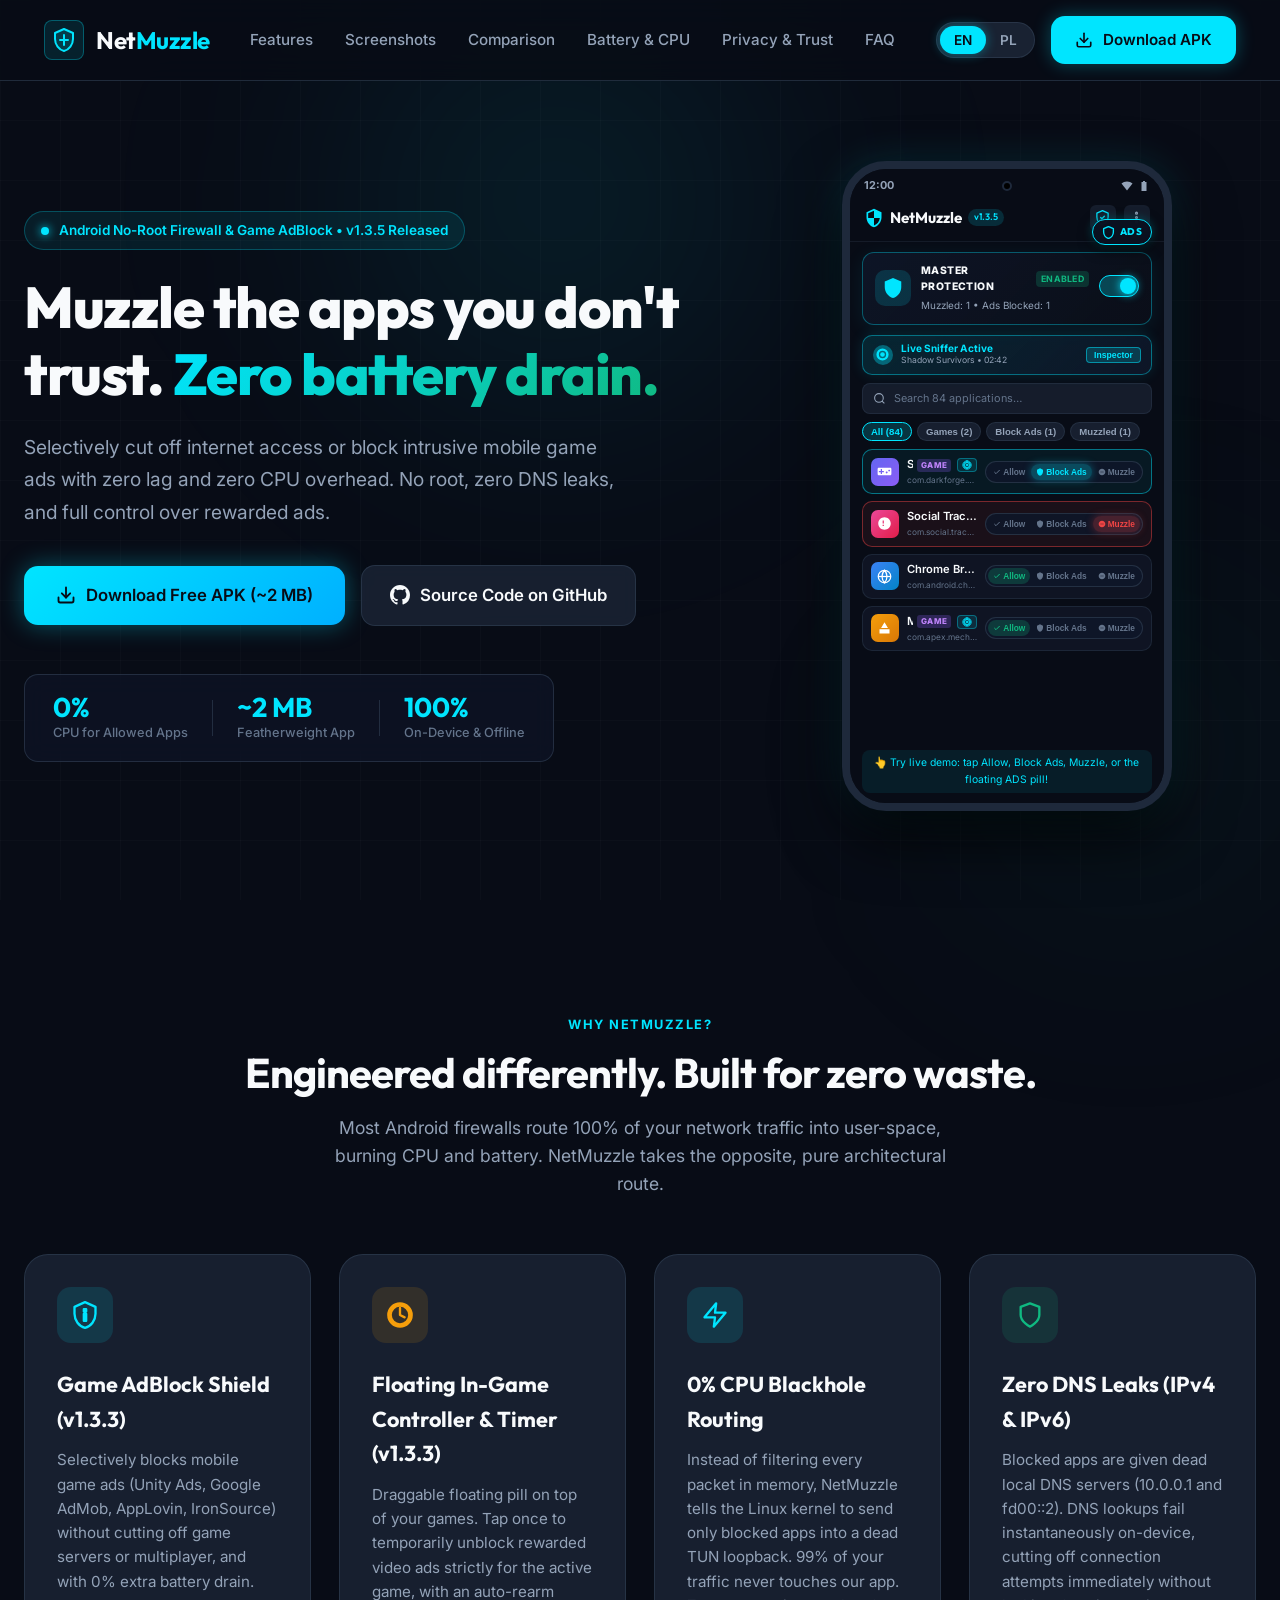
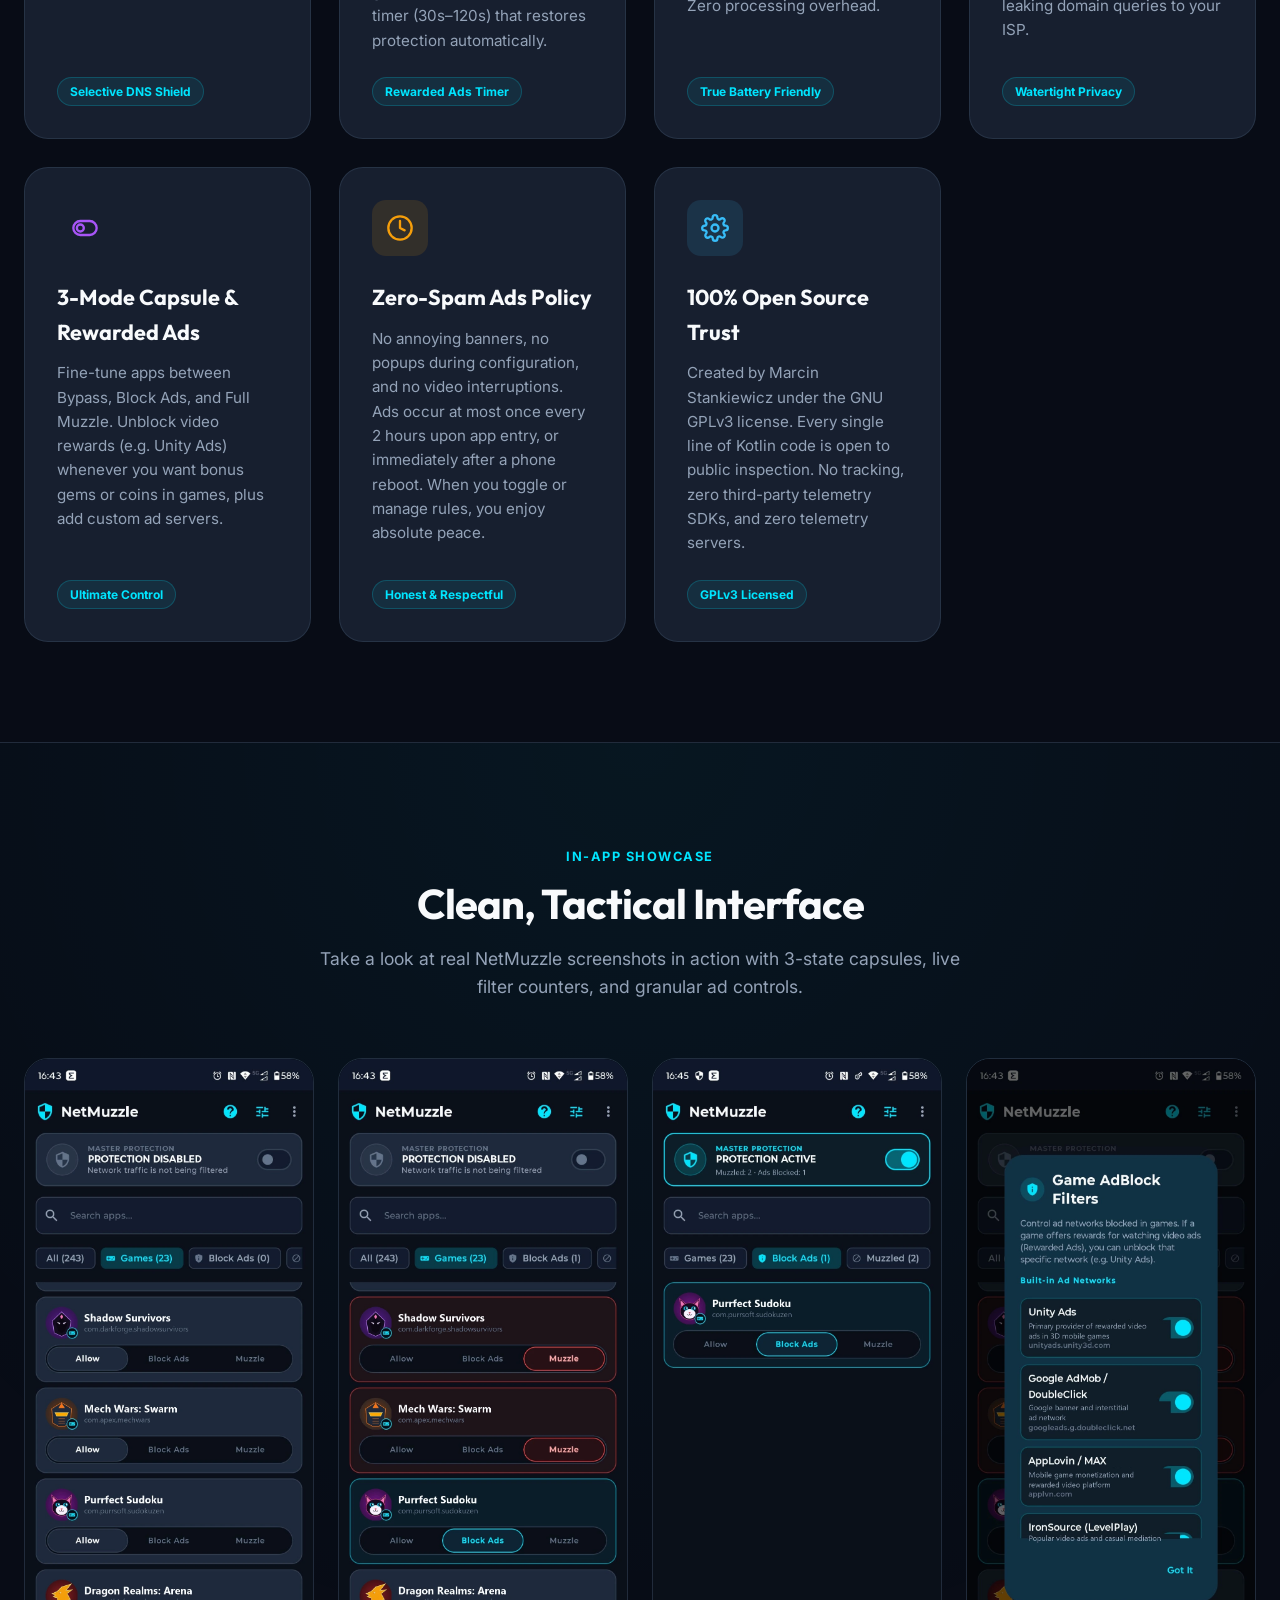
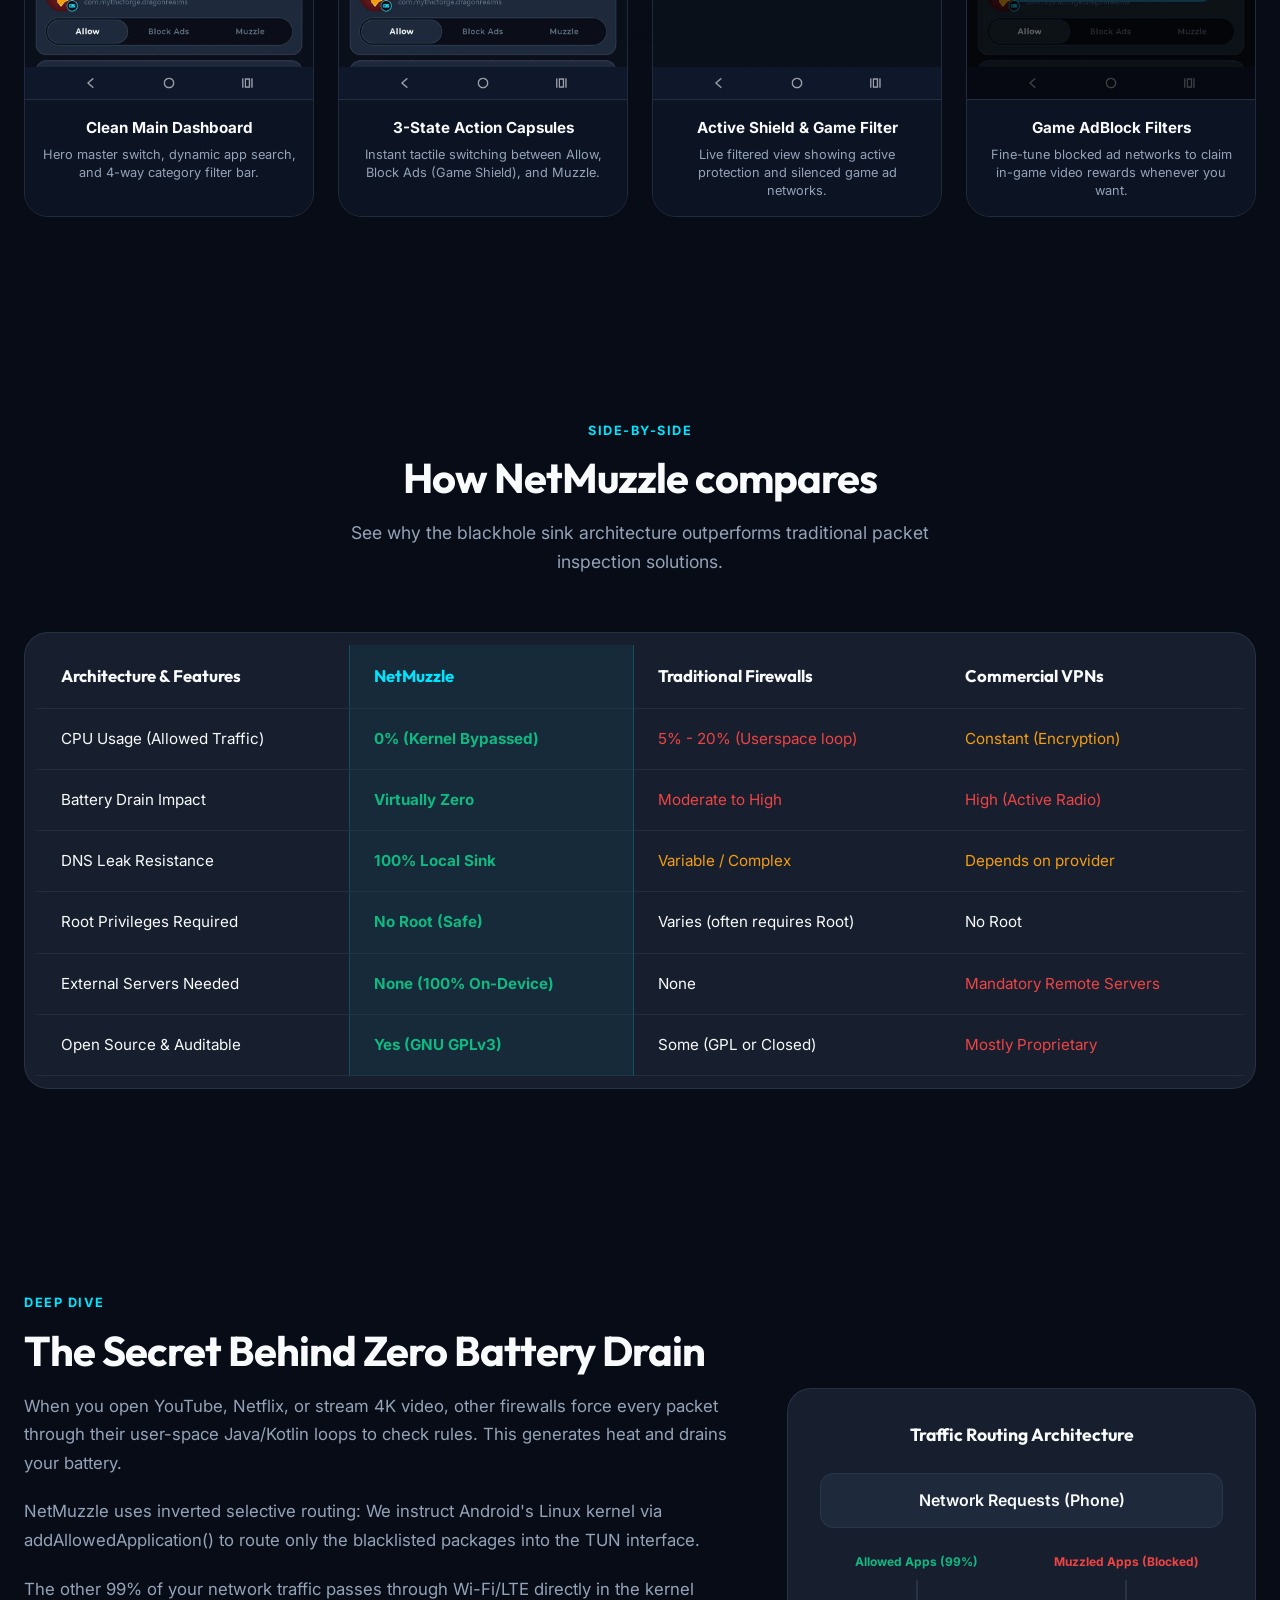
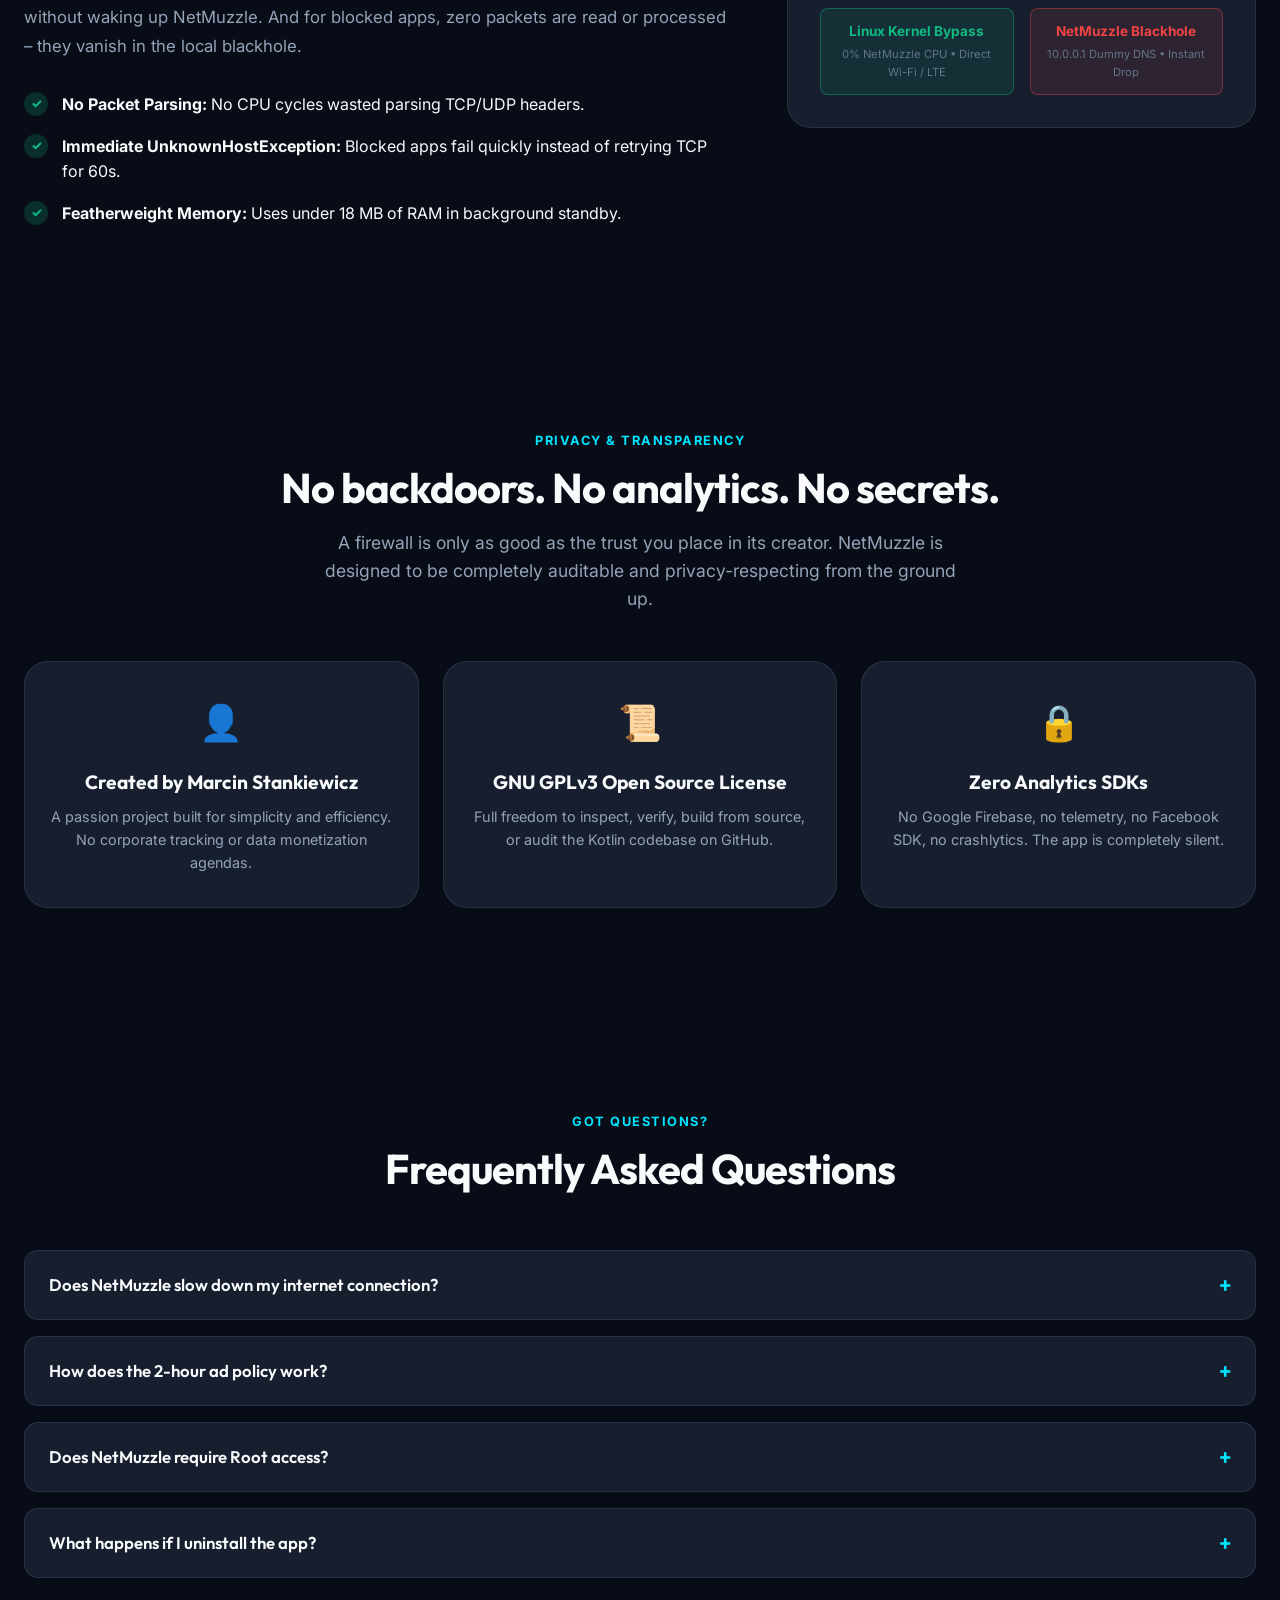
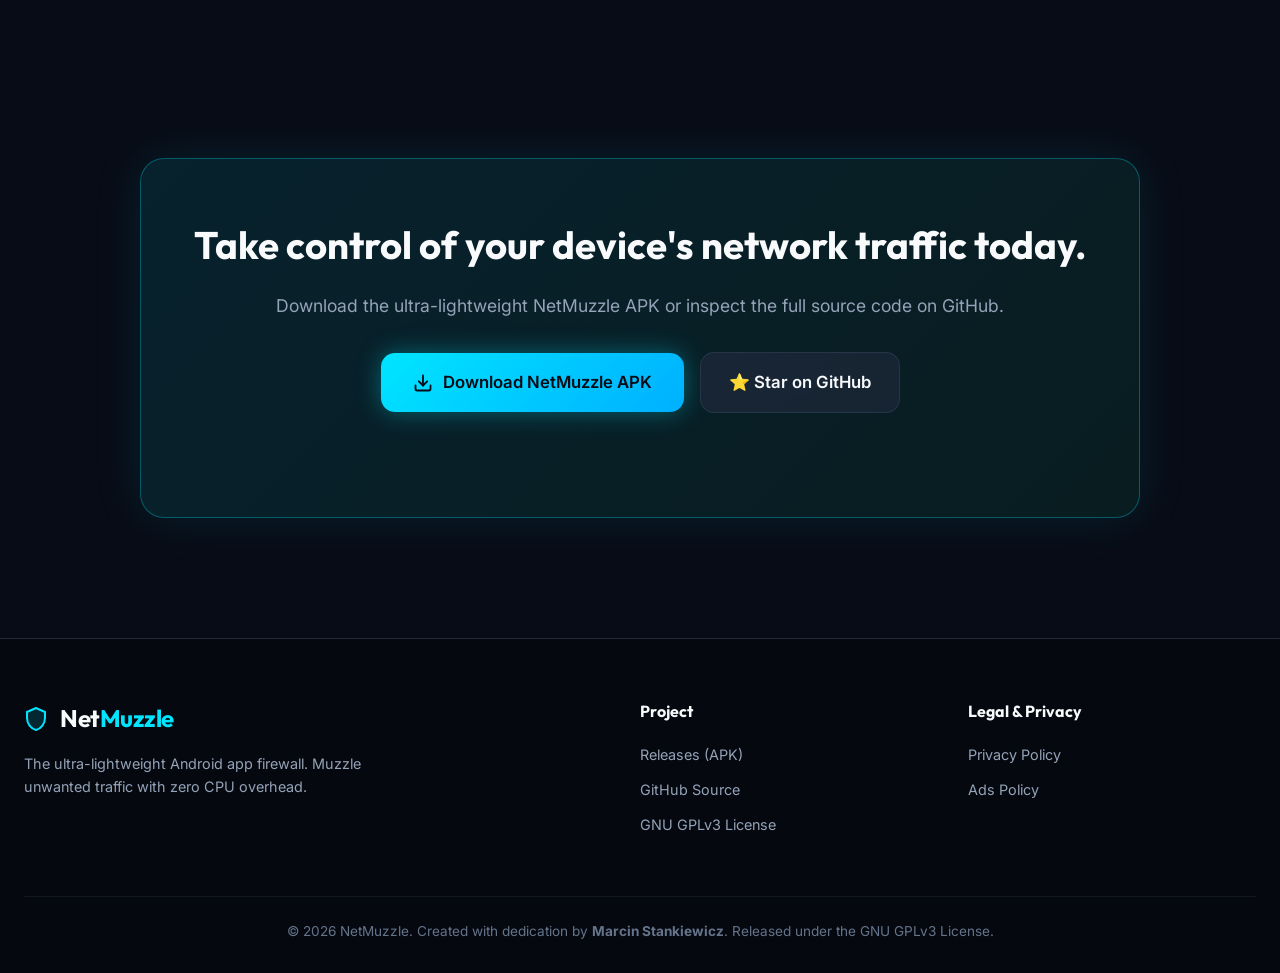
<file: docs/index.html>
<!DOCTYPE html>
<html lang="en">
<head>
    <meta charset="UTF-8">
    <meta name="viewport" content="width=device-width, initial-scale=1.0">
    <title>NetMuzzle - Ultra-Lightweight No-Root Android Firewall</title>
    <meta name="description" content="NetMuzzle is a sleek, ultra-lightweight Android firewall that selectively blocks internet access for chosen apps with zero CPU overhead, zero battery drain, and complete privacy.">
    
    <!-- Google Fonts -->
    <link rel="preconnect" href="https://fonts.googleapis.com">
    <link rel="preconnect" href="https://fonts.gstatic.com" crossorigin>
    <link href="https://fonts.googleapis.com/css2?family=Inter:wght@300;400;500;600;700&family=Outfit:wght@400;500;600;700;800&display=swap" rel="stylesheet">
    
    <link rel="stylesheet" href="style.css">
</head>
<body>
    <!-- Background Glow Elements -->
    <div class="glow-orb orb-1"></div>
    <div class="glow-orb orb-2"></div>
    <div class="grid-overlay"></div>

    <!-- Navigation Header -->
    <header class="navbar">
        <div class="nav-container">
            <a href="#hero" class="brand-logo">
                <div class="logo-icon-box">
                    <svg class="shield-svg" viewBox="0 0 24 24" fill="none" xmlns="http://www.w3.org/2000/svg">
                        <path d="M12 1L3 5V11C3 16.55 6.84 21.74 12 23C17.16 21.74 21 16.55 21 11V5L12 1Z" fill="#00E5FF" fill-opacity="0.15" stroke="#00E5FF" stroke-width="2" stroke-linecap="round" stroke-linejoin="round"/>
                        <path d="M12 7V17M8 12H16" stroke="#00E5FF" stroke-width="2" stroke-linecap="round" stroke-linejoin="round"/>
                    </svg>
                </div>
                <span class="brand-text">Net<span class="accent-text">Muzzle</span></span>
            </a>

            <nav class="nav-links">
                <a href="#features" class="nav-link" data-i18n="nav_features">Features</a>
                <a href="#screenshots" class="nav-link" data-i18n="nav_screenshots">Screenshots</a>
                <a href="#comparison" class="nav-link" data-i18n="nav_comparison">Comparison</a>
                <a href="#performance" class="nav-link" data-i18n="nav_performance">Battery & CPU</a>
                <a href="#privacy" class="nav-link" data-i18n="nav_privacy">Privacy & Trust</a>
                <a href="#faq" class="nav-link" data-i18n="nav_faq">FAQ</a>
            </nav>

            <div class="nav-actions">
                <!-- Language Switcher Pill -->
                <div class="lang-switch-container">
                    <button class="lang-btn active" id="btn-en" onclick="setLanguage('en')">EN</button>
                    <button class="lang-btn" id="btn-pl" onclick="setLanguage('pl')">PL</button>
                </div>

                <a href="https://github.com/mastai-dev/NetMuzzle/releases/download/v1.3.5/NetMuzzle-v1.3.5.apk" class="btn btn-primary nav-cta">
                    <svg width="18" height="18" viewBox="0 0 24 24" fill="none" stroke="currentColor" stroke-width="2.2" stroke-linecap="round" stroke-linejoin="round"><path d="M21 15v4a2 2 0 0 1-2 2H5a2 2 0 0 1-2-2v-4"></path><polyline points="7 10 12 15 17 10"></polyline><line x1="12" y1="15" x2="12" y2="3"></line></svg>
                    <span data-i18n="btn_download">Download APK</span>
                </a>
            </div>
        </div>
    </header>

    <main>
        <!-- Hero Section -->
        <section id="hero" class="hero-section">
            <div class="hero-container">
                <div class="hero-content">
                    <div class="hero-badge">
                        <span class="pulse-dot"></span>
                        <span data-i18n="hero_badge">Android No-Root Firewall & Game AdBlock • v1.3.5 Released</span>
                    </div>

                    <h1 class="hero-title" data-i18n="hero_title">
                        Muzzle the apps you don't trust. <span class="gradient-text">Zero battery drain.</span>
                    </h1>

                    <p class="hero-subtitle" data-i18n="hero_desc">
                        Selectively cut off internet access for chosen apps with our zero-CPU kernel sink. No root, zero DNS leaks, and an incidental once-a-day ad policy that respects your peace of mind.
                    </p>

                    <div class="hero-cta-group">
                        <a href="https://github.com/mastai-dev/NetMuzzle/releases/download/v1.3.5/NetMuzzle-v1.3.5.apk" class="btn btn-glow">
                            <svg width="20" height="20" viewBox="0 0 24 24" fill="none" stroke="currentColor" stroke-width="2.2" stroke-linecap="round" stroke-linejoin="round"><path d="M21 15v4a2 2 0 0 1-2 2H5a2 2 0 0 1-2-2v-4"></path><polyline points="7 10 12 15 17 10"></polyline><line x1="12" y1="15" x2="12" y2="3"></line></svg>
                            <span data-i18n="hero_cta_primary">Download Free APK (~2 MB)</span>
                        </a>
                        <a href="https://github.com/mastai-dev/NetMuzzle" target="_blank" class="btn btn-secondary">
                            <svg width="20" height="20" viewBox="0 0 24 24" fill="currentColor"><path d="M12 0C5.37 0 0 5.37 0 12c0 5.31 3.435 9.795 8.205 11.385.6.105.825-.255.825-.57 0-.285-.015-1.23-.015-2.235-3.015.555-3.795-.735-4.035-1.41-.135-.345-.72-1.41-1.23-1.695-.42-.225-1.02-.78-.015-.795.945-.015 1.62.87 1.845 1.23 1.08 1.815 2.805 1.305 3.495.99.105-.78.42-1.305.765-1.605-2.67-.3-5.46-1.335-5.46-5.925 0-1.305.465-2.385 1.23-3.225-.12-.3-.54-1.53.12-3.18 0 0 1.005-.315 3.3 1.23.96-.27 1.98-.405 3-.405s2.04.135 3 .405c2.295-1.56 3.3-1.23 3.3-1.23.66 1.65.24 2.88.12 3.18.765.84 1.23 1.905 1.23 3.225 0 4.605-2.805 5.625-5.475 5.925.435.375.81 1.095.81 2.22 0 1.605-.015 2.895-.015 3.3 0 .315.225.69.825.57A12.02 12.02 0 0024 12c0-6.63-5.37-12-12-12z"/></svg>
                            <span data-i18n="hero_cta_github">Source Code on GitHub</span>
                        </a>
                    </div>

                    <!-- Highlight Metrics -->
                    <div class="hero-stats">
                        <div class="stat-item">
                            <span class="stat-number">0%</span>
                            <span class="stat-label" data-i18n="stat_cpu">CPU for Allowed Apps</span>
                        </div>
                        <div class="stat-separator"></div>
                        <div class="stat-item">
                            <span class="stat-number">~2 MB</span>
                            <span class="stat-label" data-i18n="stat_size">Featherweight App</span>
                        </div>
                        <div class="stat-separator"></div>
                        <div class="stat-item">
                            <span class="stat-number">100%</span>
                            <span class="stat-label" data-i18n="stat_offline">On-Device & Offline</span>
                        </div>
                    </div>
                </div>

                <!-- Interactive App Preview Mockup -->
                <div class="hero-preview-wrapper">
                    <div class="phone-device-frame">
                        <div class="phone-screen">
                            <!-- Status Bar with camera punch hole -->
                            <div class="mock-status-bar">
                                <span class="mock-status-time">12:00</span>
                                <div class="phone-camera-hole"></div>
                                <div class="mock-status-icons">
                                    <svg width="12" height="12" viewBox="0 0 24 24" fill="currentColor"><path d="M12 3C7.79 3 3.97 4.59 1 7.23L12 21 23 7.23C20.03 4.59 16.21 3 12 3z"/></svg>
                                    <svg width="12" height="12" viewBox="0 0 24 24" fill="currentColor"><path d="M17 4h-3V2h-4v2H7v18h10V4z"/></svg>
                                </div>
                            </div>

                            <!-- In-App Header -->
                            <div class="mock-app-bar">
                                <div class="mock-logo">
                                    <svg width="20" height="20" viewBox="0 0 24 24" fill="#00E5FF"><path d="M12 1L3 5v6c0 5.55 3.84 10.74 9 12 5.16-1.26 9-6.45 9-12V5L12 1zM12 11.99h7c-0.53 4.12-3.28 7.79-7 8.94V12H5V6.3l7-3.11v8.8z"/></svg>
                                    <span>NetMuzzle</span>
                                    <span class="mock-version-pill">v1.3.5</span>
                                </div>
                                <div class="mock-app-bar-actions">
                                    <div class="mock-icon-btn" title="Traffic Inspector & AdBlock" onclick="openMockInspector(1)">
                                        <svg width="15" height="15" viewBox="0 0 24 24" fill="none" stroke="#00E5FF" stroke-width="2" stroke-linecap="round" stroke-linejoin="round"><path d="M12 1L3 5v6c0 5.55 3.84 10.74 9 12 5.16-1.26 9-6.45 9-12V5L12 1z"/><path d="M9 12l2 2 4-4"/></svg>
                                    </div>
                                    <div class="mock-icon-btn">
                                        <svg width="15" height="15" viewBox="0 0 24 24" fill="none" stroke="#94A3B8" stroke-width="2"><circle cx="12" cy="12" r="1.5"/><circle cx="12" cy="5" r="1.5"/><circle cx="12" cy="19" r="1.5"/></svg>
                                    </div>
                                </div>
                            </div>

                            <!-- Interactive Simulated Floating In-Game Controller (New in v1.3.3) -->
                            <div class="mock-floating-widget" id="mock-floating-widget" onclick="toggleMockFloatingWidget()" title="Click to test in-game rewarded ad bypass!">
                                <div class="mock-floating-icon">
                                    <svg width="13" height="13" viewBox="0 0 24 24" fill="none" stroke="currentColor" stroke-width="2.5" stroke-linecap="round" stroke-linejoin="round">
                                        <path d="M12 1L3 5v6c0 5.55 3.84 10.74 9 12 5.16-1.26 9-6.45 9-12V5L12 1z"/>
                                    </svg>
                                </div>
                                <span class="mock-floating-text" id="mock-floating-text">ADS</span>
                            </div>

                            <!-- In-App Master Protection Hero Card -->
                            <div class="mock-hero-card" id="mock-hero-card">
                                <div class="mock-hero-icon-box">
                                    <svg width="22" height="22" viewBox="0 0 24 24" fill="currentColor"><path d="M12 1L3 5v6c0 5.55 3.84 10.74 9 12 5.16-1.26 9-6.45 9-12V5L12 1z"/></svg>
                                </div>
                                <div class="mock-hero-info">
                                    <div class="mock-hero-top-row">
                                        <span class="mock-hero-label" data-i18n="mock_master_title">MASTER PROTECTION</span>
                                        <span class="mock-hero-status-badge" id="mock-hero-status-badge">ENABLED</span>
                                    </div>
                                    <div class="mock-hero-subtitle" id="mock-hero-subtitle">Muzzled: 1 • Ads Blocked: 1</div>
                                </div>
                                <div class="mock-hero-switch-box">
                                    <label class="toggle-switch">
                                        <input type="checkbox" id="mock-master-toggle" checked onchange="toggleMockMaster()">
                                        <span class="toggle-slider"></span>
                                    </label>
                                </div>
                            </div>

                            <!-- In-App Live Sniffer Banner (v1.3.2) -->
                            <div class="mock-sniffer-banner" id="mock-sniffer-banner" onclick="openMockInspector(1)" title="Click to open Traffic & Ad Inspector">
                                <div class="mock-sniffer-beacon">
                                    <span class="mock-beacon-ping"></span>
                                    <svg width="13" height="13" viewBox="0 0 24 24" fill="none" stroke="#00E5FF" stroke-width="2.5" stroke-linecap="round" stroke-linejoin="round">
                                        <path d="M12 2a10 10 0 1 0 10 10A10 10 0 0 0 12 2zm0 18a8 8 0 1 1 8-8 8 8 0 0 1-8 8z"/>
                                        <circle cx="12" cy="12" r="3" fill="#00E5FF"/>
                                    </svg>
                                </div>
                                <div class="mock-sniffer-info">
                                    <div class="mock-sniffer-title" data-i18n="mock_sniffer_title">Aktywne nasłuchiwanie</div>
                                    <div class="mock-sniffer-timer" id="mock-sniffer-timer">Shadow Survivors • 02:45</div>
                                </div>
                                <button class="mock-sniffer-btn" data-i18n="mock_sniffer_btn" onclick="event.stopPropagation(); openMockInspector(1)">Inspektor</button>
                            </div>

                            <!-- In-App Search Bar -->
                            <div class="mock-search">
                                <svg width="13" height="13" viewBox="0 0 24 24" fill="none" stroke="#94A3B8" stroke-width="2"><circle cx="11" cy="11" r="8"></circle><line x1="21" y1="21" x2="16.65" y2="16.65"></line></svg>
                                <span class="mock-search-txt" data-i18n="mock_search">Search 84 applications…</span>
                            </div>

                            <!-- In-App Filter Chips Bar (v1.3.2 4-Way Bar) -->
                            <div class="mock-chips-bar" id="mock-chips-bar">
                                <button class="mock-chip active" id="chip-all" onclick="setMockFilter('all')">All (84)</button>
                                <button class="mock-chip" id="chip-games" onclick="setMockFilter('games')">Games (2)</button>
                                <button class="mock-chip" id="chip-ads" onclick="setMockFilter('ads')">Block Ads (1)</button>
                                <button class="mock-chip" id="chip-muzzled" onclick="setMockFilter('muzzled')">Muzzled (1)</button>
                            </div>

                            <!-- In-App App List with 3-State Capsules (Rendered dynamically) -->
                            <div class="mock-app-list" id="mock-app-list">
                                <!-- Dynamic JS render -->
                            </div>

                            <!-- In-App Interactive Hint -->
                            <div class="mock-interactive-hint" data-i18n="mock_try_hint">
                                👆 Try live demo: tap Allow, Block Ads, Muzzle or 📡 Radar Inspector!
                            </div>

                            <!-- In-App Traffic & Ad Inspector Dialog (Simulated) -->
                            <div class="mock-inspector-modal" id="mock-inspector-modal" style="display: none;">
                                <div class="mock-modal-header">
                                    <div class="mock-modal-title-box">
                                        <div class="mock-modal-icon">
                                            <svg width="16" height="16" viewBox="0 0 24 24" fill="none" stroke="#00E5FF" stroke-width="2.2" stroke-linecap="round" stroke-linejoin="round">
                                                <path d="M12 2a10 10 0 1 0 10 10A10 10 0 0 0 12 2zm0 18a8 8 0 1 1 8-8 8 8 0 0 1-8 8z"/>
                                                <path d="M12 6a6 6 0 1 0 6 6 6 6 0 0 0-6-6z"/>
                                                <circle cx="12" cy="12" r="2" fill="#00E5FF"/>
                                            </svg>
                                        </div>
                                        <div>
                                            <div class="mock-modal-title" data-i18n="mock_inspector_title">Inspektor Ruchu</div>
                                            <div class="mock-modal-subtitle">Shadow Survivors (Live DNS)</div>
                                        </div>
                                    </div>
                                    <button class="mock-modal-close" onclick="closeMockInspector()" title="Close">✕</button>
                                </div>

                                <div class="mock-modal-status-bar">
                                    <div class="mock-modal-pulse-dot"></div>
                                    <span class="mock-modal-status-text" id="mock-modal-timer">Auto-stop: 02:45</span>
                                    <span class="mock-modal-counter-badge" id="mock-modal-counter">4 domeny • 2 zablokowane</span>
                                </div>

                                <div class="mock-modal-domain-list" id="mock-modal-domain-list">
                                    <!-- Dynamic Domains Render -->
                                </div>

                                <div class="mock-modal-footer">
                                    <button class="mock-modal-btn-clear" onclick="clearMockDomains()" data-i18n="mock_inspector_clear">Wyczyść log</button>
                                    <button class="mock-modal-btn-done" onclick="closeMockInspector()" data-i18n="mock_inspector_close">Zamknij</button>
                                </div>
                            </div>
                        </div>
                    </div>
                </div>
            </div>
        </section>

        <!-- Feature Pillars -->
        <section id="features" class="section">
            <div class="section-container">
                <div class="section-header text-center">
                    <span class="section-badge" data-i18n="badge_why">Why NetMuzzle?</span>
                    <h2 class="section-title" data-i18n="features_title">Engineered differently. Built for zero waste.</h2>
                    <p class="section-subtitle" data-i18n="features_subtitle">
                        Most Android firewalls route 100% of your network traffic into user-space, burning CPU and battery. NetMuzzle takes the opposite, pure architectural route.
                    </p>
                </div>

                <div class="features-grid">
                    <!-- Feature Card 0: Game AdBlock Shield -->
                    <div class="feature-card">
                        <div class="card-icon cyan-glow">
                            <svg width="28" height="28" viewBox="0 0 24 24" fill="none" stroke="#00E5FF" stroke-width="2" stroke-linecap="round" stroke-linejoin="round"><path d="M12 1L3 5v6c0 5.55 3.84 10.74 9 12 5.16-1.26 9-6.45 9-12V5L12 1z"></path><path d="M11 7h2v2h-2zM11 11h2v6h-2z"></path></svg>
                        </div>
                        <h3 class="card-title" data-i18n="f0_title">Game AdBlock Shield (v1.3.3)</h3>
                        <p class="card-desc" data-i18n="f0_desc">
                            Selectively blocks mobile game ads (Unity Ads, Google AdMob, AppLovin, IronSource) without cutting off game servers or multiplayer, and with 0% extra battery drain.
                        </p>
                        <div class="card-tag" data-i18n="f0_tag">Selective DNS Shield</div>
                    </div>

                    <!-- Feature Card: Floating In-Game Controller & Timer -->
                    <div class="feature-card">
                        <div class="card-icon amber-glow">
                            <svg width="28" height="28" viewBox="0 0 24 24" fill="none" stroke="#F59E0B" stroke-width="2" stroke-linecap="round" stroke-linejoin="round"><path d="M12 2a10 10 0 0 0-10 10c0 5.52 4.48 10 10 10s10-4.48 10-10A10 10 0 0 0 12 2zm0 18a8 8 0 1 1 8-8 8 8 0 0 1-8 8z"/><path d="M12 6v6l4 2"/></svg>
                        </div>
                        <h3 class="card-title" data-i18n="ffloat_title">Floating In-Game Controller &amp; Timer (v1.3.3)</h3>
                        <p class="card-desc" data-i18n="ffloat_desc">
                            Draggable floating pill on top of your games. Tap once to temporarily unblock rewarded video ads strictly for the active game, with an auto-rearm timer (30s–120s) that restores protection automatically.
                        </p>
                        <div class="card-tag" data-i18n="ffloat_tag">Rewarded Ads Timer</div>
                    </div>

                    <!-- Feature Card 1 -->
                    <div class="feature-card">
                        <div class="card-icon cyan-glow">
                            <svg width="28" height="28" viewBox="0 0 24 24" fill="none" stroke="#00E5FF" stroke-width="2" stroke-linecap="round" stroke-linejoin="round"><path d="M13 2L3 14h9l-1 8 10-12h-9l1-8z"></path></svg>
                        </div>
                        <h3 class="card-title" data-i18n="f1_title">0% CPU Blackhole Routing</h3>
                        <p class="card-desc" data-i18n="f1_desc">
                            Instead of filtering every packet in memory, NetMuzzle tells the Linux kernel to send <em>only</em> blocked apps into a dead TUN loopback. 99% of your traffic never touches our app. Zero processing overhead.
                        </p>
                        <div class="card-tag" data-i18n="f1_tag">True Battery Friendly</div>
                    </div>

                    <!-- Feature Card 2 -->
                    <div class="feature-card">
                        <div class="card-icon green-glow">
                            <svg width="28" height="28" viewBox="0 0 24 24" fill="none" stroke="#10B981" stroke-width="2" stroke-linecap="round" stroke-linejoin="round"><path d="M12 22s8-4 8-10V5l-8-3-8 3v7c0 6 8 10 8 10z"></path></svg>
                        </div>
                        <h3 class="card-title" data-i18n="f2_title">Zero DNS Leaks (IPv4 & IPv6)</h3>
                        <p class="card-desc" data-i18n="f2_desc">
                            Blocked apps are given dead local DNS servers (<code>10.0.0.1</code> and <code>fd00::2</code>). DNS lookups fail instantaneously on-device, cutting off connection attempts immediately without leaking domain queries to your ISP.
                        </p>
                        <div class="card-tag" data-i18n="f2_tag">Watertight Privacy</div>
                    </div>

                    <!-- Feature Card 5: 3-State Capsule & Rewarded Ads -->
                    <div class="feature-card">
                        <div class="card-icon purple-glow">
                            <svg width="28" height="28" viewBox="0 0 24 24" fill="none" stroke="#A855F7" stroke-width="2" stroke-linecap="round" stroke-linejoin="round"><rect x="2" y="6" width="20" height="12" rx="6"></rect><circle cx="8" cy="12" r="3"></circle></svg>
                        </div>
                        <h3 class="card-title" data-i18n="f5_title">3-Mode Capsule &amp; Rewarded Ads</h3>
                        <p class="card-desc" data-i18n="f5_desc">
                            Fine-tune apps between Bypass, Block Ads, and Full Muzzle. Unblock video rewards (e.g. Unity Ads) whenever you want bonus gems or coins in games, plus add custom ad servers.
                        </p>
                        <div class="card-tag" data-i18n="f5_tag">Ultimate Control</div>
                    </div>

                    <!-- Feature Card 3 -->
                    <div class="feature-card">
                        <div class="card-icon amber-glow">
                            <svg width="28" height="28" viewBox="0 0 24 24" fill="none" stroke="#F59E0B" stroke-width="2" stroke-linecap="round" stroke-linejoin="round"><circle cx="12" cy="12" r="10"></circle><polyline points="12 6 12 12 16 14"></polyline></svg>
                        </div>
                        <h3 class="card-title" data-i18n="f3_title">Zero-Spam Ads Policy</h3>
                        <p class="card-desc" data-i18n="f3_desc">
                            No annoying banners, no popups during configuration, and no video interruptions. Ads occur at most <strong>once every 2 hours</strong> or immediately after a phone reboot. When you toggle or manage rules, you enjoy absolute peace.
                        </p>
                        <div class="card-tag" data-i18n="f3_tag">Honest & Respectful</div>
                    </div>

                    <!-- Feature Card 4 -->
                    <div class="feature-card">
                        <div class="card-icon blue-glow">
                            <svg width="28" height="28" viewBox="0 0 24 24" fill="none" stroke="#38BDF8" stroke-width="2" stroke-linecap="round" stroke-linejoin="round"><circle cx="12" cy="12" r="3"></circle><path d="M19.4 15a1.65 1.65 0 0 0 .33 1.82l.06.06a2 2 0 0 1 0 2.83 2 2 0 0 1-2.83 0l-.06-.06a1.65 1.65 0 0 0-1.82-.33 1.65 1.65 0 0 0-1 1.51V21a2 2 0 0 1-2 2 2 2 0 0 1-2-2v-.09A1.65 1.65 0 0 0 9 19.4a1.65 1.65 0 0 0-1.82.33l-.06.06a2 2 0 0 1-2.83 0 2 2 0 0 1 0-2.83l.06-.06a1.65 1.65 0 0 0 .33-1.82 1.65 1.65 0 0 0-1.51-1H3a2 2 0 0 1-2-2 2 2 0 0 1 2-2h.09A1.65 1.65 0 0 0 4.6 9a1.65 1.65 0 0 0-.33-1.82l-.06-.06a2 2 0 0 1 0-2.83 2 2 0 0 1 2.83 0l.06.06a1.65 1.65 0 0 0 1.82.33H9a1.65 1.65 0 0 0 1-1.51V3a2 2 0 0 1 2-2 2 2 0 0 1 2 2v.09a1.65 1.65 0 0 0 1 1.51 1.65 1.65 0 0 0 1.82-.33l.06-.06a2 2 0 0 1 2.83 0 2 2 0 0 1 0 2.83l-.06.06a1.65 1.65 0 0 0-.33 1.82V9a1.65 1.65 0 0 0 1.51 1H21a2 2 0 0 1 2 2 2 2 0 0 1-2 2h-.09a1.65 1.65 0 0 0-1.51 1z"></path></svg>
                        </div>
                        <h3 class="card-title" data-i18n="f4_title">100% Open Source Trust</h3>
                        <p class="card-desc" data-i18n="f4_desc">
                            Created by <strong>Marcin Stankiewicz</strong> under the GNU GPLv3 license. Every single line of Kotlin code is open to public inspection. No tracking, zero third-party telemetry SDKs, and zero telemetry servers.
                        </p>
                        <div class="card-tag" data-i18n="f4_tag">GPLv3 Licensed</div>
                    </div>
                </div>
            </div>
        </section>

        <!-- Screenshots Showcase Section -->
        <section id="screenshots" class="section screenshots-section">
            <div class="section-container">
                <div class="section-header text-center">
                    <span class="section-badge" data-i18n="badge_screenshots">In-App Showcase</span>
                    <h2 class="section-title" data-i18n="screenshots_title">Clean, Tactical Interface</h2>
                    <p class="section-subtitle" data-i18n="screenshots_subtitle">
                        Take a look at real NetMuzzle screenshots in action with 3-state capsules, live filter counters, and granular ad controls.
                    </p>
                </div>

                <div class="screenshots-grid">
                    <div class="screenshot-card">
                        <div class="screenshot-img-wrapper">
                            <picture>
                                <source srcset="screenshots/main_screen.webp" type="image/webp">
                                <img src="screenshots/main_screen.png" alt="NetMuzzle Main Screen" loading="lazy" class="screenshot-img">
                            </picture>
                        </div>
                        <div class="screenshot-caption">
                            <h4 data-i18n="ss1_title">Clean Main Dashboard</h4>
                            <p data-i18n="ss1_desc">Hero master switch, dynamic app search, and 4-way category filter bar.</p>
                        </div>
                    </div>

                    <div class="screenshot-card">
                        <div class="screenshot-img-wrapper">
                            <picture>
                                <source srcset="screenshots/configured_apps.webp" type="image/webp">
                                <img src="screenshots/configured_apps.png" alt="Configured 3-State Capsules" loading="lazy" class="screenshot-img">
                            </picture>
                        </div>
                        <div class="screenshot-caption">
                            <h4 data-i18n="ss2_title">3-State Action Capsules</h4>
                            <p data-i18n="ss2_desc">Instant tactile switching between Allow, Block Ads (Game Shield), and Muzzle.</p>
                        </div>
                    </div>

                    <div class="screenshot-card">
                        <div class="screenshot-img-wrapper">
                            <picture>
                                <source srcset="screenshots/filtered_game.webp" type="image/webp">
                                <img src="screenshots/filtered_game.png" alt="Active Game Shield Filter" loading="lazy" class="screenshot-img">
                            </picture>
                        </div>
                        <div class="screenshot-caption">
                            <h4 data-i18n="ss3_title">Active Shield &amp; Game Filter</h4>
                            <p data-i18n="ss3_desc">Live filtered view showing active protection and silenced game ad networks.</p>
                        </div>
                    </div>

                    <div class="screenshot-card">
                        <div class="screenshot-img-wrapper">
                            <picture>
                                <source srcset="screenshots/game_ads_options.webp" type="image/webp">
                                <img src="screenshots/game_ads_options.png" alt="Game AdBlock Filters Dialog" loading="lazy" class="screenshot-img">
                            </picture>
                        </div>
                        <div class="screenshot-caption">
                            <h4 data-i18n="ss4_title">Game AdBlock Filters</h4>
                            <p data-i18n="ss4_desc">Fine-tune blocked ad networks to claim in-game video rewards whenever you want.</p>
                        </div>
                    </div>
                </div>
            </div>
        </section>

        <!-- Comparison Table Section -->
        <section id="comparison" class="section comparison-section">
            <div class="section-container">
                <div class="section-header text-center">
                    <span class="section-badge" data-i18n="badge_comp">Side-by-Side</span>
                    <h2 class="section-title" data-i18n="comp_title">How NetMuzzle compares</h2>
                    <p class="section-subtitle" data-i18n="comp_subtitle">
                        See why the blackhole sink architecture outperforms traditional packet inspection solutions.
                    </p>
                </div>

                <div class="table-wrapper">
                    <table class="comparison-table">
                        <thead>
                            <tr>
                                <th data-i18n="th_feature">Architecture & Features</th>
                                <th class="col-highlight">NetMuzzle</th>
                                <th data-i18n="th_traditional">Traditional Firewalls</th>
                                <th data-i18n="th_vpn">Commercial VPNs</th>
                            </tr>
                        </thead>
                        <tbody>
                            <tr>
                                <td data-i18n="row_cpu">CPU Usage (Allowed Traffic)</td>
                                <td class="col-highlight text-success"><strong>0% (Kernel Bypassed)</strong></td>
                                <td class="text-danger">5% - 20% (Userspace loop)</td>
                                <td class="text-warning">Constant (Encryption)</td>
                            </tr>
                            <tr>
                                <td data-i18n="row_battery">Battery Drain Impact</td>
                                <td class="col-highlight text-success"><strong>Virtually Zero</strong></td>
                                <td class="text-danger">Moderate to High</td>
                                <td class="text-danger">High (Active Radio)</td>
                            </tr>
                            <tr>
                                <td data-i18n="row_dns">DNS Leak Resistance</td>
                                <td class="col-highlight text-success"><strong>100% Local Sink</strong></td>
                                <td class="text-warning">Variable / Complex</td>
                                <td class="text-warning">Depends on provider</td>
                            </tr>
                            <tr>
                                <td data-i18n="row_root">Root Privileges Required</td>
                                <td class="col-highlight text-success"><strong>No Root (Safe)</strong></td>
                                <td>Varies (often requires Root)</td>
                                <td>No Root</td>
                            </tr>
                            <tr>
                                <td data-i18n="row_servers">External Servers Needed</td>
                                <td class="col-highlight text-success"><strong>None (100% On-Device)</strong></td>
                                <td>None</td>
                                <td class="text-danger">Mandatory Remote Servers</td>
                            </tr>
                            <tr>
                                <td data-i18n="row_open">Open Source & Auditable</td>
                                <td class="col-highlight text-success"><strong>Yes (GNU GPLv3)</strong></td>
                                <td>Some (GPL or Closed)</td>
                                <td class="text-danger">Mostly Proprietary</td>
                            </tr>
                        </tbody>
                    </table>
                </div>
            </div>
        </section>

        <!-- Deep Dive: Battery & CPU -->
        <section id="performance" class="section performance-section">
            <div class="section-container">
                <div class="performance-grid">
                    <div class="performance-text">
                        <span class="section-badge" data-i18n="badge_perf">Deep Dive</span>
                        <h2 class="section-title" data-i18n="perf_title">The Secret Behind Zero Battery Drain</h2>
                        <p class="section-paragraph" data-i18n="perf_p1">
                            When you open YouTube, Netflix, or stream 4K video, other firewalls force every packet through their user-space Java/Kotlin loops to check rules. This generates heat and drains your battery.
                        </p>
                        <p class="section-paragraph" data-i18n="perf_p2">
                            <strong>NetMuzzle uses inverted selective routing:</strong> We instruct Android's Linux kernel via <code>addAllowedApplication()</code> to route <em>only</em> the blacklisted packages into the TUN interface.
                        </p>
                        <p class="section-paragraph" data-i18n="perf_p3">
                            The other 99% of your network traffic passes through Wi-Fi/LTE directly in the kernel without waking up NetMuzzle. And for blocked apps, zero packets are read or processed – they vanish in the local blackhole.
                        </p>

                        <div class="perf-bullets">
                            <div class="perf-bullet">
                                <div class="bullet-check">✓</div>
                                <div><strong data-i18n="bullet_1_title">No Packet Parsing:</strong> <span data-i18n="bullet_1_desc">No CPU cycles wasted parsing TCP/UDP headers.</span></div>
                            </div>
                            <div class="perf-bullet">
                                <div class="bullet-check">✓</div>
                                <div><strong data-i18n="bullet_2_title">Immediate UnknownHostException:</strong> <span data-i18n="bullet_2_desc">Blocked apps fail quickly instead of retrying TCP for 60s.</span></div>
                            </div>
                            <div class="perf-bullet">
                                <div class="bullet-check">✓</div>
                                <div><strong data-i18n="bullet_3_title">Featherweight Memory:</strong> <span data-i18n="bullet_3_desc">Uses under 18 MB of RAM in background standby.</span></div>
                            </div>
                        </div>
                    </div>

                    <div class="performance-diagram-box">
                        <div class="diagram-card">
                            <div class="diagram-header" data-i18n="diag_header">Traffic Routing Architecture</div>
                            
                            <div class="diag-node node-app">
                                <span>Network Requests (Phone)</span>
                            </div>
                            <div class="diag-split">
                                <div class="diag-branch branch-allowed">
                                    <span class="diag-branch-lbl text-success" data-i18n="diag_allowed">Allowed Apps (99%)</span>
                                    <div class="diag-arrow-down"></div>
                                    <div class="diag-box box-kernel">
                                        <strong>Linux Kernel Bypass</strong>
                                        <small>0% NetMuzzle CPU • Direct Wi-Fi / LTE</small>
                                    </div>
                                </div>
                                <div class="diag-branch branch-blocked">
                                    <span class="diag-branch-lbl text-danger" data-i18n="diag_blocked">Muzzled Apps (Blocked)</span>
                                    <div class="diag-arrow-down"></div>
                                    <div class="diag-box box-blackhole">
                                        <strong>NetMuzzle Blackhole</strong>
                                        <small>10.0.0.1 Dummy DNS • Instant Drop</small>
                                    </div>
                                </div>
                            </div>
                        </div>
                    </div>
                </div>
            </div>
        </section>

        <!-- Privacy & Trust Section -->
        <section id="privacy" class="section privacy-section">
            <div class="section-container text-center">
                <span class="section-badge" data-i18n="badge_trust">Privacy & Transparency</span>
                <h2 class="section-title" data-i18n="trust_title">No backdoors. No analytics. No secrets.</h2>
                <p class="section-subtitle max-w-700" data-i18n="trust_subtitle">
                    A firewall is only as good as the trust you place in its creator. NetMuzzle is designed to be completely auditable and privacy-respecting from the ground up.
                </p>

                <div class="trust-grid">
                    <div class="trust-card">
                        <div class="trust-icon">👤</div>
                        <h4 data-i18n="trust_author_title">Created by Marcin Stankiewicz</h4>
                        <p data-i18n="trust_author_desc">A passion project built for simplicity and efficiency. No corporate tracking or data monetization agendas.</p>
                    </div>

                    <div class="trust-card">
                        <div class="trust-icon">📜</div>
                        <h4 data-i18n="trust_license_title">GNU GPLv3 Open Source License</h4>
                        <p data-i18n="trust_license_desc">Full freedom to inspect, verify, build from source, or audit the Kotlin codebase on GitHub.</p>
                    </div>

                    <div class="trust-card">
                        <div class="trust-icon">🔒</div>
                        <h4 data-i18n="trust_offline_title">Zero Analytics SDKs</h4>
                        <p data-i18n="trust_offline_desc">No Google Firebase, no telemetry, no Facebook SDK, no crashlytics. The app is completely silent.</p>
                    </div>
                </div>
            </div>
        </section>

        <!-- FAQ Section -->
        <section id="faq" class="section faq-section">
            <div class="section-container max-w-800">
                <div class="section-header text-center">
                    <span class="section-badge" data-i18n="badge_faq">Got Questions?</span>
                    <h2 class="section-title" data-i18n="faq_title">Frequently Asked Questions</h2>
                </div>

                <div class="faq-accordion">
                    <!-- FAQ 1 -->
                    <div class="faq-item">
                        <button class="faq-question" onclick="toggleFaq(this)">
                            <span data-i18n="faq_1_q">Does NetMuzzle slow down my internet connection?</span>
                            <span class="faq-chevron">+</span>
                        </button>
                        <div class="faq-answer">
                            <p data-i18n="faq_1_a">No, absolutely not. Unblocked applications completely bypass the NetMuzzle VPN interface at the Linux kernel level and communicate directly with your Wi-Fi or cellular network at native hardware speeds.</p>
                        </div>
                    </div>

                    <!-- FAQ 2 -->
                    <div class="faq-item">
                        <button class="faq-question" onclick="toggleFaq(this)">
                            <span data-i18n="faq_2_q">How does the 2-hour ad policy work?</span>
                            <span class="faq-chevron">+</span>
                        </button>
                        <div class="faq-answer">
                            <p data-i18n="faq_2_a">We believe apps should not annoy users. An ad may only appear upon entering the app at most once every 2 hours, or immediately upon your first launch after restarting your device. Subsequent visits or toggles within the 2-hour window will never display ads.</p>
                        </div>
                    </div>

                    <!-- FAQ 3 -->
                    <div class="faq-item">
                        <button class="faq-question" onclick="toggleFaq(this)">
                            <span data-i18n="faq_3_q">Does NetMuzzle require Root access?</span>
                            <span class="faq-chevron">+</span>
                        </button>
                        <div class="faq-answer">
                            <p data-i18n="faq_3_a">No root is needed. NetMuzzle uses Android's official VpnService API to create a local virtual blackhole on your device without modifying system partitions.</p>
                        </div>
                    </div>

                    <!-- FAQ 4 -->
                    <div class="faq-item">
                        <button class="faq-question" onclick="toggleFaq(this)">
                            <span data-i18n="faq_4_q">What happens if I uninstall the app?</span>
                            <span class="faq-chevron">+</span>
                        </button>
                        <div class="faq-answer">
                            <p data-i18n="faq_4_a">When uninstalled, the Android operating system immediately closes the VPN session and clears all app rules. Your network routing returns 100% to factory defaults with zero residual files left on your device.</p>
                        </div>
                    </div>
                </div>
            </div>
        </section>

        <!-- Bottom CTA Banner -->
        <section class="bottom-cta-section">
            <div class="bottom-cta-container">
                <h2 data-i18n="cta_bottom_title">Take control of your device's network traffic today.</h2>
                <p data-i18n="cta_bottom_desc">Download the ultra-lightweight NetMuzzle APK or inspect the full source code on GitHub.</p>
                <div class="hero-cta-group justify-center">
                    <a href="https://github.com/mastai-dev/NetMuzzle/releases/download/v1.3.5/NetMuzzle-v1.3.5.apk" class="btn btn-glow">
                        <svg width="20" height="20" viewBox="0 0 24 24" fill="none" stroke="currentColor" stroke-width="2.2" stroke-linecap="round" stroke-linejoin="round"><path d="M21 15v4a2 2 0 0 1-2 2H5a2 2 0 0 1-2-2v-4"></path><polyline points="7 10 12 15 17 10"></polyline><line x1="12" y1="15" x2="12" y2="3"></line></svg>
                        <span data-i18n="btn_download_now">Download NetMuzzle APK</span>
                    </a>
                    <a href="https://github.com/mastai-dev/NetMuzzle" target="_blank" class="btn btn-secondary">
                        <span data-i18n="btn_star_github">⭐ Star on GitHub</span>
                    </a>
                </div>
            </div>
        </section>
    </main>

    <!-- Footer -->
    <footer class="footer">
        <div class="footer-container">
            <div class="footer-top">
                <div class="footer-brand">
                    <div class="brand-logo">
                        <svg class="shield-svg" width="22" height="22" viewBox="0 0 24 24" fill="none"><path d="M12 1L3 5V11C3 16.55 6.84 21.74 12 23C17.16 21.74 21 16.55 21 11V5L12 1Z" fill="#00E5FF" fill-opacity="0.15" stroke="#00E5FF" stroke-width="2"/></svg>
                        <span class="brand-text">Net<span class="accent-text">Muzzle</span></span>
                    </div>
                    <p class="footer-tagline" data-i18n="footer_tagline">The ultra-lightweight Android app firewall. Muzzle unwanted traffic with zero CPU overhead.</p>
                </div>

                <div class="footer-links-col">
                    <h5 data-i18n="footer_col_project">Project</h5>
                    <a href="https://github.com/mastai-dev/NetMuzzle/releases" target="_blank" data-i18n="footer_releases">Releases (APK)</a>
                    <a href="https://github.com/mastai-dev/NetMuzzle" target="_blank">GitHub Source</a>
                    <a href="https://github.com/mastai-dev/NetMuzzle/blob/main/LICENSE" target="_blank">GNU GPLv3 License</a>
                </div>

                <div class="footer-links-col">
                    <h5 data-i18n="footer_col_legal">Legal & Privacy</h5>
                    <a href="privacy.html" data-i18n="footer_privacy">Privacy Policy</a>
                    <a href="https://github.com/mastai-dev/NetMuzzle/blob/main/MONETIZATION_PLAN.md" target="_blank" data-i18n="footer_ads_policy">Ads Policy</a>
                </div>
            </div>

            <div class="footer-bottom">
                <p>&copy; 2026 NetMuzzle. Created with dedication by <strong>Marcin Stankiewicz</strong>. Released under the GNU GPLv3 License.</p>
            </div>
        </div>
    </footer>

    <script src="script.js"></script>
</body>
</html>
</file>
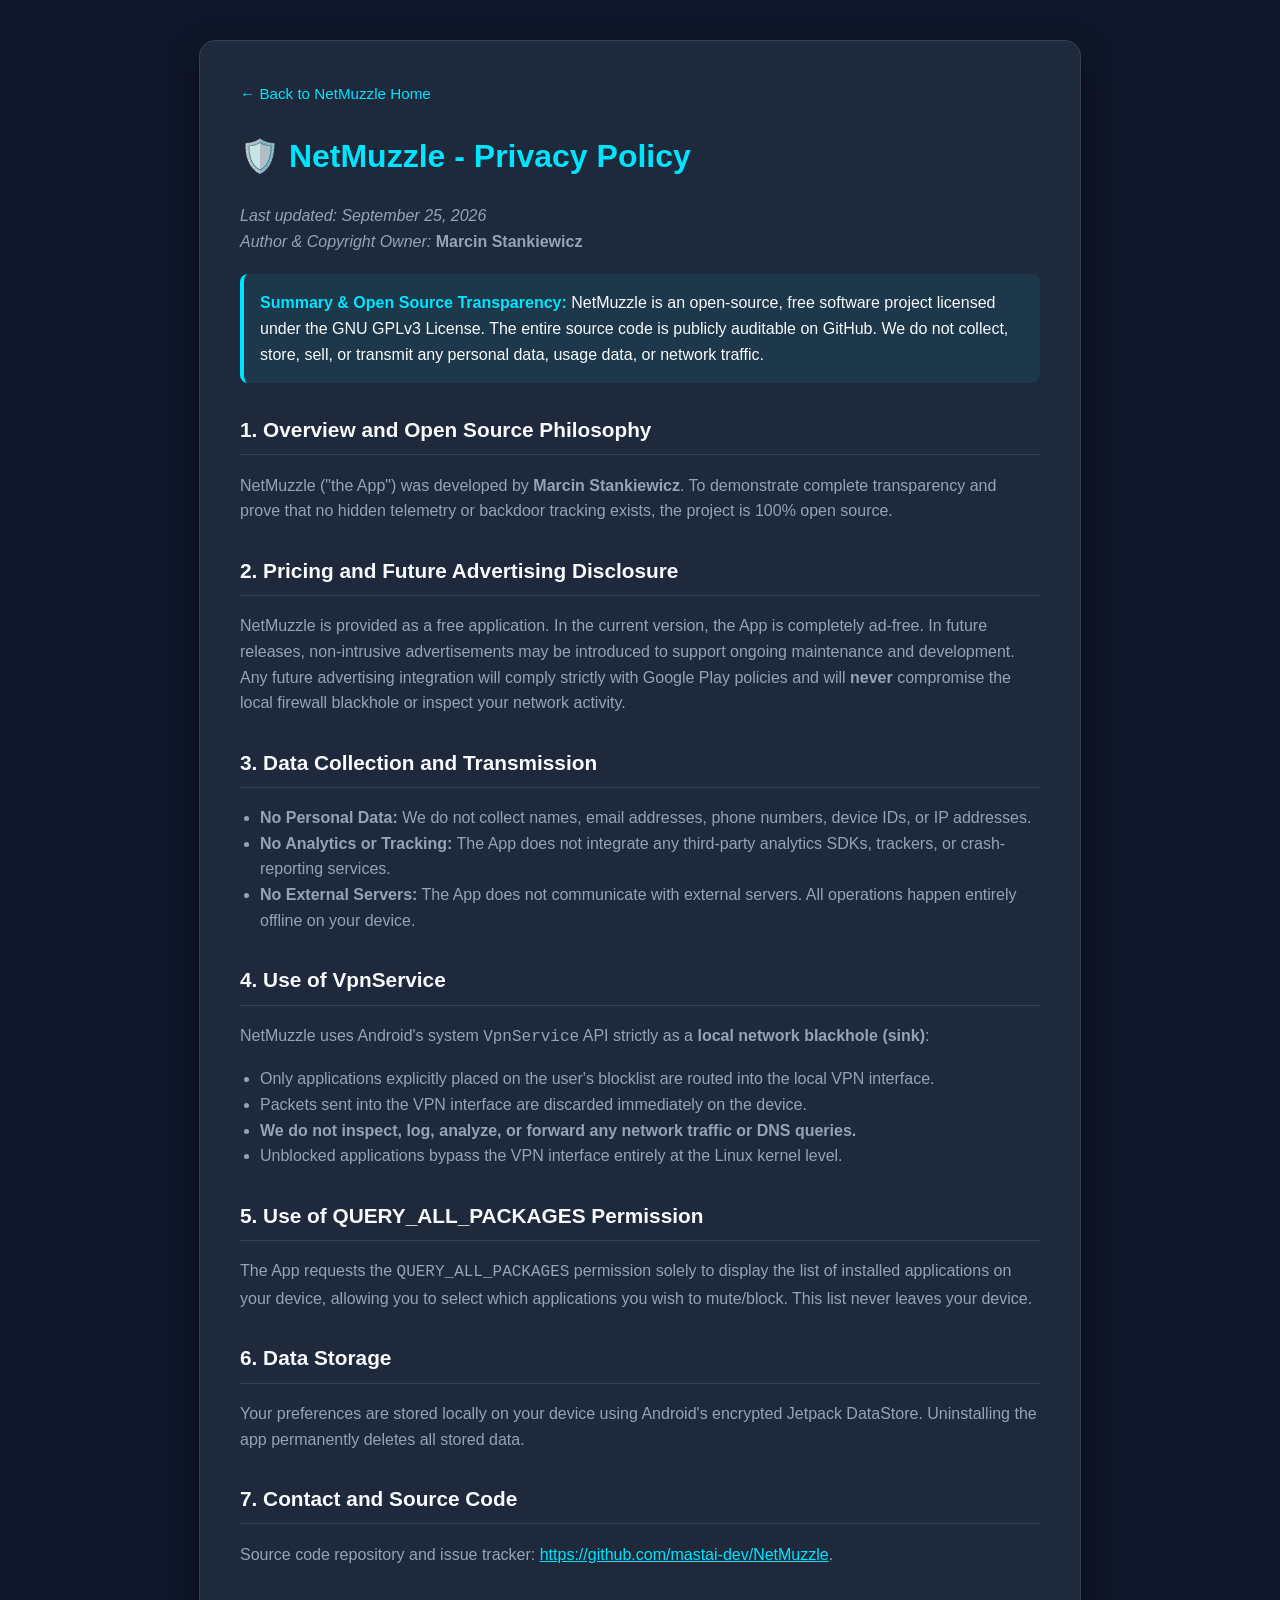
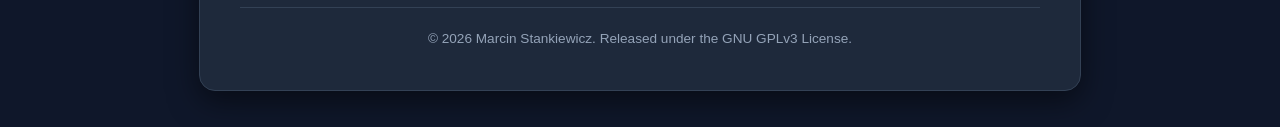
<file: docs/privacy.html>
<!DOCTYPE html>
<html lang="en">
<head>
    <meta charset="UTF-8">
    <meta name="viewport" content="width=device-width, initial-scale=1.0">
    <title>NetMuzzle - Privacy Policy</title>
    <style>
        :root {
            --bg-color: #0f172a;
            --card-bg: #1e293b;
            --text-primary: #f8fafc;
            --text-secondary: #94a3b8;
            --accent: #00e5ff;
            --border: #334155;
        }
        body {
            font-family: -apple-system, BlinkMacSystemFont, "Segoe UI", Roboto, Helvetica, Arial, sans-serif;
            background-color: var(--bg-color);
            color: var(--text-primary);
            margin: 0;
            padding: 40px 20px;
            line-height: 1.6;
        }
        .container {
            max-width: 800px;
            margin: 0 auto;
            background: var(--card-bg);
            padding: 40px;
            border-radius: 16px;
            border: 1px solid var(--border);
            box-shadow: 0 10px 30px rgba(0,0,0,0.5);
        }
        h1 {
            color: var(--accent);
            font-size: 2rem;
            margin-top: 0;
            display: flex;
            align-items: center;
            gap: 12px;
        }
        h2 {
            color: var(--text-primary);
            font-size: 1.3rem;
            margin-top: 30px;
            border-bottom: 1px solid var(--border);
            padding-bottom: 8px;
        }
        p, li {
            color: var(--text-secondary);
            font-size: 1rem;
        }
        ul {
            padding-left: 20px;
        }
        .highlight-box {
            background: rgba(0, 229, 255, 0.08);
            border-left: 4px solid var(--accent);
            padding: 16px;
            border-radius: 8px;
            margin: 20px 0;
        }
        .footer {
            margin-top: 40px;
            font-size: 0.85rem;
            color: var(--text-secondary);
            text-align: center;
            border-top: 1px solid var(--border);
            padding-top: 20px;
        }
    </style>
</head>
<body>
    <div class="container">
        <div style="margin-bottom: 24px;">
            <a href="index.html" style="color: var(--accent); text-decoration: none; font-weight: 500; display: inline-flex; align-items: center; gap: 6px; font-size: 0.95rem;">&larr; Back to NetMuzzle Home</a>
        </div>
        <h1>🛡️ NetMuzzle - Privacy Policy</h1>
        <p><em>Last updated: September 25, 2026</em><br>
        <em>Author & Copyright Owner:</em> <strong>Marcin Stankiewicz</strong></p>

        <div class="highlight-box">
            <strong style="color: var(--accent);">Summary & Open Source Transparency:</strong> NetMuzzle is an open-source, free software project licensed under the GNU GPLv3 License. The entire source code is publicly auditable on GitHub. We do not collect, store, sell, or transmit any personal data, usage data, or network traffic.
        </div>

        <h2>1. Overview and Open Source Philosophy</h2>
        <p>NetMuzzle ("the App") was developed by <strong>Marcin Stankiewicz</strong>. To demonstrate complete transparency and prove that no hidden telemetry or backdoor tracking exists, the project is 100% open source.</p>

        <h2>2. Pricing and Future Advertising Disclosure</h2>
        <p>NetMuzzle is provided as a free application. In the current version, the App is completely ad-free. In future releases, non-intrusive advertisements may be introduced to support ongoing maintenance and development. Any future advertising integration will comply strictly with Google Play policies and will <strong>never</strong> compromise the local firewall blackhole or inspect your network activity.</p>

        <h2>3. Data Collection and Transmission</h2>
        <ul>
            <li><strong>No Personal Data:</strong> We do not collect names, email addresses, phone numbers, device IDs, or IP addresses.</li>
            <li><strong>No Analytics or Tracking:</strong> The App does not integrate any third-party analytics SDKs, trackers, or crash-reporting services.</li>
            <li><strong>No External Servers:</strong> The App does not communicate with external servers. All operations happen entirely offline on your device.</li>
        </ul>

        <h2>4. Use of VpnService</h2>
        <p>NetMuzzle uses Android's system <code>VpnService</code> API strictly as a <strong>local network blackhole (sink)</strong>:</p>
        <ul>
            <li>Only applications explicitly placed on the user's blocklist are routed into the local VPN interface.</li>
            <li>Packets sent into the VPN interface are discarded immediately on the device.</li>
            <li><strong>We do not inspect, log, analyze, or forward any network traffic or DNS queries.</strong></li>
            <li>Unblocked applications bypass the VPN interface entirely at the Linux kernel level.</li>
        </ul>

        <h2>5. Use of QUERY_ALL_PACKAGES Permission</h2>
        <p>The App requests the <code>QUERY_ALL_PACKAGES</code> permission solely to display the list of installed applications on your device, allowing you to select which applications you wish to mute/block. This list never leaves your device.</p>

        <h2>6. Data Storage</h2>
        <p>Your preferences are stored locally on your device using Android's encrypted Jetpack DataStore. Uninstalling the app permanently deletes all stored data.</p>

        <h2>7. Contact and Source Code</h2>
        <p>Source code repository and issue tracker: <a href="https://github.com/mastai-dev/NetMuzzle" style="color: var(--accent);">https://github.com/mastai-dev/NetMuzzle</a>.</p>

        <div class="footer">
            &copy; 2026 Marcin Stankiewicz. Released under the GNU GPLv3 License.
        </div>
    </div>
</body>
</html>
</file>
<file: docs/style.css>
/* ==========================================================================
   NetMuzzle Landing Page - Modern Cyberpunk / Dark Mode Design System
   ========================================================================== */

:root {
    --bg-base: #080c16;
    --bg-surface: #0f172a;
    --bg-card: rgba(30, 41, 59, 0.7);
    --bg-card-hover: rgba(30, 41, 59, 0.95);
    --border-color: rgba(51, 65, 85, 0.6);
    --border-glow: rgba(0, 229, 255, 0.4);

    --primary-cyan: #00E5FF;
    --primary-cyan-hover: #38BDF8;
    --cyan-glow: rgba(0, 229, 255, 0.25);
    
    --status-green: #10B981;
    --status-amber: #F59E0B;
    --status-red: #EF4444;

    --text-primary: #F8FAFC;
    --text-secondary: #94A3B8;
    --text-muted: #64748B;

    --font-heading: 'Outfit', -apple-system, sans-serif;
    --font-body: 'Inter', -apple-system, sans-serif;

    --radius-sm: 8px;
    --radius-md: 14px;
    --radius-lg: 24px;
    --radius-full: 9999px;

    --transition: all 0.25s cubic-bezier(0.16, 1, 0.3, 1);
}

*, *::before, *::after {
    box-sizing: border-box;
    margin: 0;
    padding: 0;
}

html {
    scroll-behavior: smooth;
    font-size: 16px;
}

body {
    background-color: var(--bg-base);
    color: var(--text-primary);
    font-family: var(--font-body);
    line-height: 1.6;
    overflow-x: hidden;
    position: relative;
    min-height: 100vh;
}

/* Background Atmosphere Glows */
.glow-orb {
    position: fixed;
    border-radius: 50%;
    filter: blur(120px);
    pointer-events: none;
    z-index: 0;
}

.orb-1 {
    width: 600px;
    height: 600px;
    top: -100px;
    left: 20%;
    background: radial-gradient(circle, rgba(0, 229, 255, 0.12) 0%, rgba(0,0,0,0) 70%);
}

.orb-2 {
    width: 500px;
    height: 500px;
    top: 500px;
    right: -100px;
    background: radial-gradient(circle, rgba(16, 185, 129, 0.08) 0%, rgba(0,0,0,0) 70%);
}

.grid-overlay {
    position: fixed;
    top: 0;
    left: 0;
    right: 0;
    bottom: 0;
    background-image: linear-gradient(rgba(255, 255, 255, 0.02) 1px, transparent 1px),
                      linear-gradient(90deg, rgba(255, 255, 255, 0.02) 1px, transparent 1px);
    background-size: 60px 60px;
    pointer-events: none;
    z-index: 0;
}

/* Navigation Bar */
.navbar {
    position: sticky;
    top: 0;
    width: 100%;
    background: rgba(8, 12, 22, 0.85);
    backdrop-filter: blur(16px);
    -webkit-backdrop-filter: blur(16px);
    border-bottom: 1px solid var(--border-color);
    z-index: 100;
}

.nav-container {
    max-width: 1240px;
    margin: 0 auto;
    padding: 16px 24px;
    display: flex;
    align-items: center;
    justify-content: space-between;
}

.brand-logo {
    display: flex;
    align-items: center;
    gap: 12px;
    text-decoration: none;
}

.logo-icon-box {
    width: 40px;
    height: 40px;
    border-radius: var(--radius-sm);
    background: rgba(0, 229, 255, 0.1);
    border: 1px solid rgba(0, 229, 255, 0.3);
    display: flex;
    align-items: center;
    justify-content: center;
}

.shield-svg {
    width: 24px;
    height: 24px;
}

.brand-text {
    font-family: var(--font-heading);
    font-size: 1.5rem;
    font-weight: 700;
    color: var(--text-primary);
    letter-spacing: -0.5px;
}

.accent-text {
    color: var(--primary-cyan);
}

.nav-links {
    display: flex;
    align-items: center;
    gap: 32px;
}

.nav-link {
    color: var(--text-secondary);
    text-decoration: none;
    font-size: 0.95rem;
    font-weight: 500;
    transition: var(--transition);
}

.nav-link:hover {
    color: var(--primary-cyan);
}

.nav-actions {
    display: flex;
    align-items: center;
    gap: 16px;
}

/* Language Switcher */
.lang-switch-container {
    display: flex;
    background: rgba(30, 41, 59, 0.8);
    border: 1px solid var(--border-color);
    border-radius: var(--radius-full);
    padding: 3px;
}

.lang-btn {
    background: transparent;
    border: none;
    color: var(--text-secondary);
    font-family: var(--font-body);
    font-size: 0.85rem;
    font-weight: 600;
    padding: 6px 14px;
    border-radius: var(--radius-full);
    cursor: pointer;
    transition: var(--transition);
}

.lang-btn.active {
    background: var(--primary-cyan);
    color: #080c16;
    box-shadow: 0 0 12px rgba(0, 229, 255, 0.4);
}

/* Buttons */
.btn {
    display: inline-flex;
    align-items: center;
    justify-content: center;
    gap: 10px;
    padding: 12px 24px;
    border-radius: var(--radius-md);
    font-family: var(--font-body);
    font-size: 0.95rem;
    font-weight: 600;
    text-decoration: none;
    cursor: pointer;
    transition: var(--transition);
}

.btn-primary {
    background: var(--primary-cyan);
    color: #080c16;
    border: none;
    box-shadow: 0 0 18px rgba(0, 229, 255, 0.3);
}

.btn-primary:hover {
    background: var(--primary-cyan-hover);
    box-shadow: 0 0 25px rgba(0, 229, 255, 0.5);
    transform: translateY(-2px);
}

.btn-glow {
    background: linear-gradient(135deg, #00E5FF 0%, #00B0FF 100%);
    color: #080c16;
    border: none;
    font-size: 1.05rem;
    padding: 16px 32px;
    box-shadow: 0 0 25px rgba(0, 229, 255, 0.35);
}

.btn-glow:hover {
    box-shadow: 0 0 35px rgba(0, 229, 255, 0.6);
    transform: translateY(-3px);
}

.btn-secondary {
    background: rgba(30, 41, 59, 0.7);
    color: var(--text-primary);
    border: 1px solid var(--border-color);
    backdrop-filter: blur(8px);
    font-size: 1.05rem;
    padding: 16px 28px;
}

.btn-secondary:hover {
    background: rgba(30, 41, 59, 0.95);
    border-color: var(--primary-cyan);
    color: var(--primary-cyan);
    transform: translateY(-2px);
}

/* Hero Section */
.hero-section {
    position: relative;
    padding: 80px 24px 100px;
    z-index: 1;
}

.hero-container {
    max-width: 1240px;
    margin: 0 auto;
    display: grid;
    grid-template-columns: 1.15fr 0.85fr;
    gap: 60px;
    align-items: center;
}

.hero-badge {
    display: inline-flex;
    align-items: center;
    gap: 10px;
    background: rgba(0, 229, 255, 0.08);
    border: 1px solid rgba(0, 229, 255, 0.25);
    padding: 8px 16px;
    border-radius: var(--radius-full);
    font-size: 0.85rem;
    font-weight: 600;
    color: var(--primary-cyan);
    margin-bottom: 24px;
}

.pulse-dot {
    width: 8px;
    height: 8px;
    background: var(--primary-cyan);
    border-radius: 50%;
    box-shadow: 0 0 10px var(--primary-cyan);
    animation: pulse 2s infinite;
}

@keyframes pulse {
    0% { transform: scale(0.95); box-shadow: 0 0 0 0 rgba(0, 229, 255, 0.7); }
    70% { transform: scale(1); box-shadow: 0 0 0 8px rgba(0, 229, 255, 0); }
    100% { transform: scale(0.95); box-shadow: 0 0 0 0 rgba(0, 229, 255, 0); }
}

.hero-title {
    font-family: var(--font-heading);
    font-size: 3.6rem;
    font-weight: 800;
    line-height: 1.15;
    letter-spacing: -1.5px;
    margin-bottom: 24px;
}

.gradient-text {
    background: linear-gradient(135deg, #00E5FF 0%, #10B981 100%);
    -webkit-background-clip: text;
    -webkit-text-fill-color: transparent;
}

.hero-subtitle {
    font-size: 1.2rem;
    color: var(--text-secondary);
    line-height: 1.7;
    margin-bottom: 36px;
    max-width: 600px;
}

.hero-cta-group {
    display: flex;
    align-items: center;
    gap: 16px;
    flex-wrap: wrap;
    margin-bottom: 48px;
}

.hero-stats {
    display: flex;
    align-items: center;
    gap: 24px;
    background: rgba(15, 23, 42, 0.6);
    border: 1px solid var(--border-color);
    padding: 18px 28px;
    border-radius: var(--radius-md);
    backdrop-filter: blur(12px);
    width: fit-content;
}

.stat-item {
    display: flex;
    flex-direction: column;
}

.stat-number {
    font-family: var(--font-heading);
    font-size: 1.7rem;
    font-weight: 700;
    color: var(--primary-cyan);
    line-height: 1.1;
}

.stat-label {
    font-size: 0.8rem;
    color: var(--text-muted);
    font-weight: 500;
}

.stat-separator {
    width: 1px;
    height: 36px;
    background: var(--border-color);
}

/* Phone Device Frame & Interactive Mockup */
.hero-preview-wrapper {
    display: flex;
    justify-content: center;
}

.phone-device-frame {
    width: 330px;
    max-width: 100%;
    height: 650px;
    background: #0B0F19;
    border: 8px solid #1E293B;
    border-radius: 44px;
    box-shadow: 0 25px 60px rgba(0, 0, 0, 0.8),
                0 0 40px rgba(0, 229, 255, 0.15);
    position: relative;
    overflow: hidden;
    display: flex;
    flex-direction: column;
    box-sizing: border-box;
}

.phone-screen {
    flex: 1;
    background: #080C16;
    display: flex;
    flex-direction: column;
    overflow: hidden;
    padding-bottom: 8px;
    position: relative;
}

/* Status Bar & Camera Hole */
.mock-status-bar {
    display: flex;
    justify-content: space-between;
    align-items: center;
    padding: 8px 14px 4px;
    font-size: 0.68rem;
    font-weight: 700;
    color: #94A3B8;
    user-select: none;
}

.phone-camera-hole {
    width: 10px;
    height: 10px;
    background: #000;
    border: 2px solid #1E293B;
    border-radius: 50%;
}

.mock-status-icons {
    display: flex;
    align-items: center;
    gap: 5px;
}

/* App Header Bar */
.mock-app-bar {
    display: flex;
    justify-content: space-between;
    align-items: center;
    padding: 6px 14px 10px;
    border-bottom: 1px solid rgba(51, 65, 85, 0.3);
}

.mock-logo {
    display: flex;
    align-items: center;
    gap: 6px;
    font-family: var(--font-heading);
    font-weight: 700;
    font-size: 0.95rem;
    color: var(--text-primary);
}

.mock-version-pill {
    font-size: 0.58rem;
    background: rgba(0, 229, 255, 0.15);
    color: var(--primary-cyan);
    padding: 1px 6px;
    border-radius: var(--radius-full);
    font-weight: 600;
}

.mock-app-bar-actions {
    display: flex;
    align-items: center;
    gap: 8px;
}

.mock-icon-btn {
    width: 26px;
    height: 26px;
    border-radius: 6px;
    display: flex;
    align-items: center;
    justify-content: center;
    background: rgba(30, 41, 59, 0.6);
    cursor: pointer;
    transition: var(--transition);
}

.mock-icon-btn:hover {
    background: rgba(51, 65, 85, 0.8);
}

/* Toggle Switch Component */
.toggle-switch {
    position: relative;
    display: inline-block;
    width: 40px;
    height: 22px;
}

.toggle-switch input {
    opacity: 0;
    width: 0;
    height: 0;
}

.toggle-slider {
    position: absolute;
    cursor: pointer;
    top: 0;
    left: 0;
    right: 0;
    bottom: 0;
    background-color: #1E293B;
    transition: 0.3s cubic-bezier(0.16, 1, 0.3, 1);
    border-radius: 34px;
    border: 1px solid var(--border-color);
}

.toggle-slider:before {
    position: absolute;
    content: "";
    height: 16px;
    width: 16px;
    left: 2px;
    bottom: 2px;
    background-color: var(--text-muted);
    transition: 0.3s cubic-bezier(0.16, 1, 0.3, 1);
    border-radius: 50%;
}

input:checked + .toggle-slider {
    background-color: rgba(0, 229, 255, 0.25);
    border-color: var(--primary-cyan);
}

input:checked + .toggle-slider:before {
    transform: translateX(18px);
    background-color: var(--primary-cyan);
    box-shadow: 0 0 10px var(--primary-cyan);
}

/* Master Protection Hero Card */
.mock-hero-card {
    background: linear-gradient(135deg, rgba(15, 23, 42, 0.8), rgba(11, 15, 25, 0.95));
    border: 1px solid rgba(0, 229, 255, 0.35);
    border-radius: 12px;
    padding: 10px 12px;
    display: flex;
    align-items: center;
    gap: 10px;
    margin: 10px 12px;
    box-shadow: 0 4px 20px rgba(0, 229, 255, 0.08);
    transition: all 0.3s ease;
}

.mock-hero-card.disabled {
    border-color: rgba(51, 65, 85, 0.4);
    box-shadow: none;
    opacity: 0.75;
}

.mock-hero-icon-box {
    width: 36px;
    height: 36px;
    border-radius: 10px;
    background: rgba(0, 229, 255, 0.15);
    color: var(--primary-cyan);
    display: flex;
    align-items: center;
    justify-content: center;
    flex-shrink: 0;
    transition: var(--transition);
}

.mock-hero-card.disabled .mock-hero-icon-box {
    background: rgba(51, 65, 85, 0.4);
    color: var(--text-muted);
}

.mock-hero-info {
    flex: 1;
    min-width: 0;
}

.mock-hero-top-row {
    display: flex;
    align-items: center;
    gap: 6px;
    margin-bottom: 2px;
}

.mock-hero-label {
    font-size: 0.65rem;
    font-weight: 800;
    letter-spacing: 0.04em;
    color: var(--text-primary);
}

.mock-hero-status-badge {
    font-size: 0.55rem;
    font-weight: 700;
    padding: 1px 5px;
    border-radius: 4px;
    background: rgba(16, 185, 129, 0.2);
    color: var(--status-green);
    letter-spacing: 0.03em;
}

.mock-hero-card.disabled .mock-hero-status-badge {
    background: rgba(100, 116, 139, 0.2);
    color: var(--text-muted);
}

.mock-hero-subtitle {
    font-size: 0.62rem;
    color: var(--text-secondary);
    white-space: nowrap;
    overflow: hidden;
    text-overflow: ellipsis;
}

/* In-App Live Sniffer Banner (v1.3.2) */
.mock-sniffer-banner {
    margin: 0 12px 8px;
    background: linear-gradient(135deg, rgba(0, 229, 255, 0.12), rgba(15, 23, 42, 0.85));
    border: 1px solid rgba(0, 229, 255, 0.4);
    border-radius: 10px;
    padding: 6px 10px;
    display: flex;
    align-items: center;
    gap: 8px;
    cursor: pointer;
    box-shadow: 0 0 14px rgba(0, 229, 255, 0.12);
    transition: all 0.25s ease;
}

.mock-sniffer-banner:hover {
    background: linear-gradient(135deg, rgba(0, 229, 255, 0.22), rgba(15, 23, 42, 0.95));
    border-color: rgba(0, 229, 255, 0.7);
    transform: translateY(-1px);
}

.mock-sniffer-beacon {
    position: relative;
    width: 20px;
    height: 20px;
    display: flex;
    align-items: center;
    justify-content: center;
    flex-shrink: 0;
}

.mock-beacon-ping {
    position: absolute;
    width: 100%;
    height: 100%;
    border-radius: 50%;
    background: rgba(0, 229, 255, 0.35);
    animation: beaconPulse 1.8s infinite ease-out;
}

@keyframes beaconPulse {
    0% { transform: scale(0.6); opacity: 0.9; }
    100% { transform: scale(1.6); opacity: 0; }
}

.mock-sniffer-info {
    flex: 1;
    min-width: 0;
}

.mock-sniffer-title {
    font-size: 0.63rem;
    font-weight: 700;
    color: var(--primary-cyan);
    line-height: 1.2;
}

.mock-sniffer-timer {
    font-size: 0.54rem;
    color: var(--text-secondary);
    white-space: nowrap;
    overflow: hidden;
    text-overflow: ellipsis;
}

.mock-sniffer-btn {
    background: rgba(0, 229, 255, 0.18);
    border: 1px solid rgba(0, 229, 255, 0.5);
    color: var(--primary-cyan);
    font-size: 0.54rem;
    font-weight: 700;
    padding: 2px 7px;
    border-radius: 4px;
    cursor: pointer;
    transition: all 0.2s ease;
    white-space: nowrap;
}

.mock-sniffer-btn:hover {
    background: var(--primary-cyan);
    color: #000;
}

/* Search bar in phone mockup */
.mock-search {
    background: rgba(30, 41, 59, 0.6);
    border: 1px solid rgba(51, 65, 85, 0.4);
    border-radius: 8px;
    padding: 6px 10px;
    display: flex;
    align-items: center;
    gap: 8px;
    margin: 0 12px 8px;
}

.mock-search-txt {
    font-size: 0.68rem;
    color: var(--text-muted);
}

/* Chips bar */
.mock-chips-bar {
    display: flex;
    gap: 5px;
    padding: 0 12px 8px;
    overflow-x: auto;
    scrollbar-width: none;
}

.mock-chips-bar::-webkit-scrollbar {
    display: none;
}

.mock-chip {
    font-size: 0.6rem;
    font-weight: 600;
    padding: 3px 8px;
    border-radius: var(--radius-full);
    background: rgba(30, 41, 59, 0.7);
    border: 1px solid rgba(51, 65, 85, 0.5);
    color: var(--text-secondary);
    white-space: nowrap;
    cursor: pointer;
    transition: all 0.2s ease;
}

.mock-chip:hover {
    background: rgba(51, 65, 85, 0.8);
    color: #fff;
}

.mock-chip.active {
    background: rgba(0, 229, 255, 0.18);
    border-color: var(--primary-cyan);
    color: var(--primary-cyan);
}

/* App list in phone */
.mock-app-list {
    padding: 0 12px;
    display: flex;
    flex-direction: column;
    gap: 7px;
    flex: 1;
    overflow-y: auto;
}

.mock-app-item {
    background: rgba(20, 28, 45, 0.6);
    border: 1px solid rgba(51, 65, 85, 0.4);
    border-radius: 10px;
    padding: 6px 8px;
    display: flex;
    align-items: center;
    gap: 8px;
    transition: all 0.25s ease;
}

.mock-app-item.ads {
    border-color: rgba(0, 229, 255, 0.45);
    background: rgba(0, 229, 255, 0.06);
}

.mock-app-item.muzzle {
    border-color: rgba(239, 68, 68, 0.45);
    background: rgba(239, 68, 68, 0.08);
}

.app-avatar {
    width: 28px;
    height: 28px;
    border-radius: 7px;
    display: flex;
    align-items: center;
    justify-content: center;
    font-size: 0.7rem;
    font-weight: 700;
    flex-shrink: 0;
}

.avatar-game { background: linear-gradient(135deg, #6366F1, #8B5CF6); color: #fff; }
.avatar-social { background: linear-gradient(135deg, #EC4899, #E11D48); color: #fff; }
.avatar-browser { background: linear-gradient(135deg, #3B82F6, #0284C7); color: #fff; }
.avatar-mech { background: linear-gradient(135deg, #F59E0B, #D97706); color: #fff; }

.app-details {
    flex: 1;
    min-width: 0;
}

.app-name-row {
    display: flex;
    align-items: center;
    gap: 4px;
}

.app-name {
    font-size: 0.7rem;
    font-weight: 600;
    color: var(--text-primary);
    white-space: nowrap;
    overflow: hidden;
    text-overflow: ellipsis;
}

.mock-game-tag {
    font-size: 0.5rem;
    font-weight: 800;
    padding: 0 4px;
    border-radius: 3px;
    background: rgba(139, 92, 246, 0.25);
    color: #C084FC;
    letter-spacing: 0.04em;
}

.mock-radar-btn {
    background: rgba(0, 229, 255, 0.12);
    border: 1px solid rgba(0, 229, 255, 0.35);
    border-radius: 4px;
    color: var(--primary-cyan);
    padding: 1px 4px;
    display: inline-flex;
    align-items: center;
    justify-content: center;
    cursor: pointer;
    margin-left: 2px;
    transition: all 0.2s ease;
    vertical-align: middle;
}

.mock-radar-btn:hover {
    background: rgba(0, 229, 255, 0.35);
    border-color: var(--primary-cyan);
    box-shadow: 0 0 6px rgba(0, 229, 255, 0.6);
    transform: scale(1.1);
}

.app-pkg {
    font-size: 0.52rem;
    color: var(--text-muted);
    white-space: nowrap;
    overflow: hidden;
    text-overflow: ellipsis;
}

/* 3-State Action Capsule */
.mock-capsule {
    display: flex;
    background: rgba(15, 23, 42, 0.85);
    border: 1px solid rgba(51, 65, 85, 0.6);
    border-radius: var(--radius-full);
    padding: 2px;
    gap: 1px;
    flex-shrink: 0;
}

.mock-capsule-btn {
    display: flex;
    align-items: center;
    gap: 2px;
    padding: 3px 5px;
    border: none;
    background: transparent;
    border-radius: var(--radius-full);
    font-size: 0.52rem;
    font-weight: 700;
    color: #64748B;
    cursor: pointer;
    transition: all 0.2s ease;
    white-space: nowrap;
}

.mock-capsule-btn:hover {
    color: var(--text-primary);
}

/* Active states */
.mock-capsule-btn.btn-allow.active {
    background: rgba(16, 185, 129, 0.22);
    color: var(--status-green);
}

.mock-capsule-btn.btn-ads.active {
    background: rgba(0, 229, 255, 0.25);
    color: var(--primary-cyan);
    box-shadow: 0 0 8px rgba(0, 229, 255, 0.35);
}

.mock-capsule-btn.btn-muzzle.active {
    background: rgba(239, 68, 68, 0.25);
    color: var(--status-red);
    box-shadow: 0 0 8px rgba(239, 68, 68, 0.35);
}

.mock-interactive-hint {
    margin: 8px 12px 2px;
    text-align: center;
    font-size: 0.65rem;
    color: var(--primary-cyan);
    padding: 5px 8px;
    background: rgba(0, 229, 255, 0.08);
    border-radius: var(--radius-sm);
    animation: bounce 2s infinite;
}

@keyframes bounce {
    0%, 20%, 50%, 80%, 100% { transform: translateY(0); }
    40% { transform: translateY(-4px); }
    60% { transform: translateY(-2px); }
}

/* Floating In-Game Controller Overlay Widget in Phone Mockup (v1.3.3) */
.mock-floating-widget {
    position: absolute;
    top: 50px;
    right: 12px;
    z-index: 35;
    display: flex;
    align-items: center;
    gap: 5px;
    padding: 4px 9px;
    background: rgba(11, 18, 32, 0.94);
    border: 1.5px solid #00E5FF;
    border-radius: 20px;
    box-shadow: 0 4px 14px rgba(0, 0, 0, 0.8), 0 0 10px rgba(0, 229, 255, 0.35);
    cursor: pointer;
    user-select: none;
    transition: all 0.25s cubic-bezier(0.16, 1, 0.3, 1);
    backdrop-filter: blur(8px);
}

.mock-floating-widget:hover {
    transform: scale(1.08);
    box-shadow: 0 6px 18px rgba(0, 0, 0, 0.9), 0 0 16px rgba(0, 229, 255, 0.55);
}

.mock-floating-widget.paused {
    background: rgba(42, 27, 8, 0.95);
    border-color: #F59E0B;
    box-shadow: 0 4px 14px rgba(0, 0, 0, 0.8), 0 0 14px rgba(245, 158, 11, 0.5);
    animation: widgetPulse 1.4s infinite alternate;
}

@keyframes widgetPulse {
    0% { transform: scale(1); }
    100% { transform: scale(1.05); }
}

.mock-floating-widget .mock-floating-icon {
    display: flex;
    align-items: center;
    color: #00E5FF;
    transition: color 0.2s ease;
}

.mock-floating-widget.paused .mock-floating-icon {
    color: #F59E0B;
}

.mock-floating-text {
    font-size: 0.62rem;
    font-weight: 800;
    color: #00E5FF;
    letter-spacing: 0.03em;
    font-family: var(--font-heading);
}

.mock-floating-widget.paused .mock-floating-text {
    color: #FCD34D;
}

/* Floating Toast inside Phone */
.mock-floating-toast {
    position: absolute;
    bottom: 24px;
    left: 12px;
    right: 12px;
    background: rgba(15, 23, 42, 0.96);
    border: 1px solid rgba(0, 229, 255, 0.5);
    border-radius: 10px;
    padding: 8px 12px;
    z-index: 45;
    display: flex;
    align-items: center;
    gap: 8px;
    box-shadow: 0 10px 25px rgba(0, 0, 0, 0.85), 0 0 16px rgba(0, 229, 255, 0.25);
    animation: toastSlideUp 0.3s cubic-bezier(0.16, 1, 0.3, 1);
    pointer-events: none;
}

.mock-floating-toast.warning {
    border-color: rgba(245, 158, 11, 0.7);
    box-shadow: 0 10px 25px rgba(0, 0, 0, 0.85), 0 0 16px rgba(245, 158, 11, 0.35);
}

.mock-toast-text {
    font-size: 0.58rem;
    line-height: 1.35;
    color: var(--text-primary);
}

@keyframes toastSlideUp {
    from {
        transform: translateY(20px);
        opacity: 0;
    }
    to {
        transform: translateY(0);
        opacity: 1;
    }
}

/* Traffic & Ad Inspector Simulated Dialog (v1.3.2) */
.mock-inspector-modal {
    position: absolute;
    top: 30px;
    left: 0;
    right: 0;
    bottom: 0;
    background: rgba(10, 14, 26, 0.97);
    backdrop-filter: blur(16px);
    z-index: 50;
    display: flex;
    flex-direction: column;
    padding: 12px;
    border-top: 1px solid rgba(0, 229, 255, 0.3);
    border-radius: 0 0 36px 36px;
    animation: modalSlideUp 0.26s cubic-bezier(0.16, 1, 0.3, 1);
}

@keyframes modalSlideUp {
    from {
        transform: translateY(100%);
        opacity: 0;
    }
    to {
        transform: translateY(0);
        opacity: 1;
    }
}

.mock-modal-header {
    display: flex;
    align-items: center;
    justify-content: space-between;
    padding-bottom: 8px;
    border-bottom: 1px solid rgba(51, 65, 85, 0.5);
    margin-bottom: 8px;
}

.mock-modal-title-box {
    display: flex;
    align-items: center;
    gap: 8px;
}

.mock-modal-icon {
    width: 28px;
    height: 28px;
    border-radius: 8px;
    background: rgba(0, 229, 255, 0.15);
    display: flex;
    align-items: center;
    justify-content: center;
}

.mock-modal-title {
    font-size: 0.78rem;
    font-weight: 700;
    color: var(--text-primary);
}

.mock-modal-subtitle {
    font-size: 0.54rem;
    color: var(--text-muted);
}

.mock-modal-close {
    background: rgba(30, 41, 59, 0.6);
    border: 1px solid rgba(51, 65, 85, 0.5);
    color: var(--text-muted);
    border-radius: 6px;
    width: 24px;
    height: 24px;
    cursor: pointer;
    display: flex;
    align-items: center;
    justify-content: center;
    font-size: 0.75rem;
    transition: all 0.2s ease;
}

.mock-modal-close:hover {
    color: #fff;
    background: rgba(239, 68, 68, 0.3);
    border-color: var(--status-red);
}

.mock-modal-status-bar {
    background: rgba(15, 23, 42, 0.7);
    border: 1px solid rgba(0, 229, 255, 0.25);
    border-radius: 6px;
    padding: 5px 8px;
    display: flex;
    align-items: center;
    gap: 6px;
    margin-bottom: 8px;
    font-size: 0.56rem;
}

.mock-modal-pulse-dot {
    width: 6px;
    height: 6px;
    border-radius: 50%;
    background: var(--primary-cyan);
    box-shadow: 0 0 6px var(--primary-cyan);
    animation: beaconPulse 1.5s infinite;
}

.mock-modal-status-text {
    color: var(--primary-cyan);
    font-weight: 600;
    flex: 1;
}

.mock-modal-counter-badge {
    color: var(--text-secondary);
    font-size: 0.53rem;
}

.mock-modal-domain-list {
    flex: 1;
    overflow-y: auto;
    display: flex;
    flex-direction: column;
    gap: 6px;
    padding-right: 2px;
}

.mock-domain-row {
    background: rgba(15, 23, 42, 0.85);
    border: 1px solid rgba(51, 65, 85, 0.4);
    border-radius: 8px;
    padding: 6px 8px;
    display: flex;
    align-items: center;
    justify-content: space-between;
    gap: 6px;
    transition: all 0.2s ease;
}

.mock-domain-row.blocked {
    border-color: rgba(239, 68, 68, 0.4);
    background: rgba(239, 68, 68, 0.08);
}

.mock-domain-info {
    flex: 1;
    min-width: 0;
}

.mock-domain-name {
    font-size: 0.62rem;
    font-weight: 600;
    color: var(--text-primary);
    white-space: nowrap;
    overflow: hidden;
    text-overflow: ellipsis;
    display: flex;
    align-items: center;
    gap: 4px;
}

.mock-domain-meta {
    display: flex;
    align-items: center;
    gap: 5px;
    margin-top: 2px;
}

.mock-category-tag {
    font-size: 0.48rem;
    font-weight: 700;
    padding: 1px 4px;
    border-radius: 3px;
    letter-spacing: 0.03em;
}

.cat-ads {
    background: rgba(239, 68, 68, 0.2);
    color: #F87171;
}

.cat-analytics {
    background: rgba(168, 85, 247, 0.2);
    color: #C084FC;
}

.cat-game {
    background: rgba(16, 185, 129, 0.2);
    color: #34D399;
}

.mock-domain-time {
    font-size: 0.5rem;
    color: var(--text-muted);
}

.mock-domain-action-btn {
    padding: 3px 6px;
    border-radius: 5px;
    font-size: 0.54rem;
    font-weight: 700;
    cursor: pointer;
    border: 1px solid;
    transition: all 0.2s ease;
    white-space: nowrap;
}

.mock-domain-action-btn.btn-unblock {
    background: rgba(239, 68, 68, 0.18);
    border-color: rgba(239, 68, 68, 0.5);
    color: #FCA5A5;
}

.mock-domain-action-btn.btn-unblock:hover {
    background: rgba(239, 68, 68, 0.35);
    color: #fff;
}

.mock-domain-action-btn.btn-block {
    background: rgba(51, 65, 85, 0.5);
    border-color: rgba(71, 85, 105, 0.6);
    color: #94A3B8;
}

.mock-domain-action-btn.btn-block:hover {
    background: rgba(239, 68, 68, 0.25);
    border-color: rgba(239, 68, 68, 0.6);
    color: #F87171;
}

.mock-modal-footer {
    display: flex;
    justify-content: space-between;
    align-items: center;
    gap: 8px;
    padding-top: 8px;
    border-top: 1px solid rgba(51, 65, 85, 0.5);
    margin-top: 6px;
}

.mock-modal-btn-clear {
    background: rgba(30, 41, 59, 0.6);
    border: 1px solid rgba(51, 65, 85, 0.5);
    color: var(--text-muted);
    font-size: 0.56rem;
    padding: 4px 8px;
    border-radius: 6px;
    cursor: pointer;
    transition: all 0.2s ease;
}

.mock-modal-btn-clear:hover {
    color: #fff;
    background: rgba(51, 65, 85, 0.8);
}

.mock-modal-btn-done {
    background: rgba(0, 229, 255, 0.2);
    border: 1px solid var(--primary-cyan);
    color: var(--primary-cyan);
    font-size: 0.56rem;
    font-weight: 700;
    padding: 4px 12px;
    border-radius: 6px;
    cursor: pointer;
    transition: all 0.2s ease;
}

.mock-modal-btn-done:hover {
    background: var(--primary-cyan);
    color: #000;
}

/* Sections Common */
.section {
    position: relative;
    padding: 100px 24px;
    z-index: 1;
}

.section-container {
    max-width: 1240px;
    margin: 0 auto;
}

.section-header {
    margin-bottom: 56px;
}

.text-center {
    text-align: center;
}

.section-badge {
    display: inline-block;
    font-size: 0.8rem;
    font-weight: 700;
    color: var(--primary-cyan);
    text-transform: uppercase;
    letter-spacing: 1.5px;
    margin-bottom: 12px;
}

.section-title {
    font-family: var(--font-heading);
    font-size: 2.6rem;
    font-weight: 700;
    line-height: 1.2;
    letter-spacing: -1px;
    margin-bottom: 16px;
}

.section-subtitle {
    font-size: 1.1rem;
    color: var(--text-secondary);
    line-height: 1.6;
    max-width: 650px;
    margin: 0 auto;
}

/* Features Grid */
.features-grid {
    display: grid;
    grid-template-columns: repeat(auto-fit, minmax(280px, 1fr));
    gap: 28px;
}

.feature-card {
    background: var(--bg-card);
    border: 1px solid var(--border-color);
    border-radius: var(--radius-lg);
    padding: 32px;
    backdrop-filter: blur(12px);
    transition: var(--transition);
    position: relative;
    display: flex;
    flex-direction: column;
}

.feature-card:hover {
    border-color: var(--border-glow);
    background: var(--bg-card-hover);
    transform: translateY(-6px);
    box-shadow: 0 16px 40px rgba(0, 0, 0, 0.4);
}

.card-icon {
    width: 56px;
    height: 56px;
    border-radius: var(--radius-md);
    display: flex;
    align-items: center;
    justify-content: center;
    margin-bottom: 24px;
}

.cyan-glow { background: rgba(0, 229, 255, 0.12); }
.green-glow { background: rgba(16, 185, 129, 0.12); }
.amber-glow { background: rgba(245, 158, 11, 0.12); }
.blue-glow { background: rgba(56, 189, 248, 0.12); }

.card-title {
    font-family: var(--font-heading);
    font-size: 1.35rem;
    font-weight: 700;
    margin-bottom: 12px;
}

.card-desc {
    color: var(--text-secondary);
    font-size: 0.95rem;
    line-height: 1.6;
    margin-bottom: 24px;
    flex-grow: 1;
}

.card-tag {
    font-size: 0.75rem;
    font-weight: 700;
    color: var(--primary-cyan);
    background: rgba(0, 229, 255, 0.08);
    border: 1px solid rgba(0, 229, 255, 0.2);
    padding: 4px 12px;
    border-radius: var(--radius-full);
    width: fit-content;
}

/* Comparison Table */
.table-wrapper {
    overflow-x: auto;
    background: var(--bg-card);
    border: 1px solid var(--border-color);
    border-radius: var(--radius-lg);
    backdrop-filter: blur(12px);
    padding: 12px;
}

.comparison-table {
    width: 100%;
    border-collapse: collapse;
    text-align: left;
    min-width: 650px;
}

.comparison-table th, 
.comparison-table td {
    padding: 18px 24px;
    border-bottom: 1px solid rgba(51, 65, 85, 0.4);
    font-size: 0.95rem;
}

.comparison-table thead th {
    font-family: var(--font-heading);
    font-size: 1.05rem;
    color: var(--text-primary);
    font-weight: 700;
}

.col-highlight {
    background: rgba(0, 229, 255, 0.05);
    border-left: 1px solid rgba(0, 229, 255, 0.2);
    border-right: 1px solid rgba(0, 229, 255, 0.2);
}

.comparison-table thead th.col-highlight {
    color: var(--primary-cyan);
}

.text-success { color: var(--status-green); }
.text-danger { color: var(--status-red); }
.text-warning { color: var(--status-amber); }

/* Deep Dive Performance */
.performance-grid {
    display: grid;
    grid-template-columns: 1.2fr 0.8fr;
    gap: 60px;
    align-items: center;
}

.section-paragraph {
    color: var(--text-secondary);
    font-size: 1.05rem;
    line-height: 1.7;
    margin-bottom: 20px;
}

.perf-bullets {
    margin-top: 32px;
    display: flex;
    flex-direction: column;
    gap: 16px;
}

.perf-bullet {
    display: flex;
    align-items: flex-start;
    gap: 14px;
    color: var(--text-primary);
}

.bullet-check {
    width: 24px;
    height: 24px;
    border-radius: 50%;
    background: rgba(16, 185, 129, 0.2);
    color: var(--status-green);
    display: flex;
    align-items: center;
    justify-content: center;
    font-size: 0.8rem;
    font-weight: 800;
    flex-shrink: 0;
}

.diagram-card {
    background: var(--bg-card);
    border: 1px solid var(--border-color);
    border-radius: var(--radius-lg);
    padding: 32px;
    backdrop-filter: blur(12px);
}

.diagram-header {
    font-family: var(--font-heading);
    font-size: 1.1rem;
    font-weight: 700;
    color: var(--text-primary);
    text-align: center;
    margin-bottom: 24px;
}

.diag-node {
    background: #1E293B;
    border: 1px solid var(--border-color);
    border-radius: var(--radius-md);
    padding: 14px;
    text-align: center;
    font-weight: 600;
    margin-bottom: 24px;
}

.diag-split {
    display: grid;
    grid-template-columns: 1fr 1fr;
    gap: 16px;
}

.diag-branch {
    display: flex;
    flex-direction: column;
    align-items: center;
}

.diag-branch-lbl {
    font-size: 0.75rem;
    font-weight: 700;
    margin-bottom: 8px;
}

.diag-arrow-down {
    width: 2px;
    height: 20px;
    background: var(--border-color);
    margin-bottom: 8px;
}

.diag-box {
    border-radius: var(--radius-sm);
    padding: 12px;
    text-align: center;
    width: 100%;
}

.diag-box strong {
    display: block;
    font-size: 0.85rem;
    margin-bottom: 4px;
}

.diag-box small {
    display: block;
    font-size: 0.7rem;
    color: var(--text-muted);
}

.box-kernel {
    background: rgba(16, 185, 129, 0.1);
    border: 1px solid rgba(16, 185, 129, 0.4);
    color: var(--status-green);
}

.box-blackhole {
    background: rgba(239, 68, 68, 0.1);
    border: 1px solid rgba(239, 68, 68, 0.4);
    color: var(--status-red);
}

/* Privacy & Trust Grid */
.trust-grid {
    display: grid;
    grid-template-columns: repeat(auto-fit, minmax(280px, 1fr));
    gap: 24px;
    margin-top: 48px;
}

.trust-card {
    background: var(--bg-card);
    border: 1px solid var(--border-color);
    border-radius: var(--radius-lg);
    padding: 32px 24px;
    text-align: center;
}

.trust-icon {
    font-size: 2.2rem;
    margin-bottom: 16px;
}

.trust-card h4 {
    font-family: var(--font-heading);
    font-size: 1.2rem;
    margin-bottom: 8px;
}

.trust-card p {
    color: var(--text-secondary);
    font-size: 0.9rem;
    line-height: 1.6;
}

/* FAQ Accordion */
.faq-accordion {
    display: flex;
    flex-direction: column;
    gap: 16px;
}

.faq-item {
    background: var(--bg-card);
    border: 1px solid var(--border-color);
    border-radius: var(--radius-md);
    overflow: hidden;
    transition: var(--transition);
}

.faq-item:hover {
    border-color: var(--primary-cyan);
}

.faq-question {
    width: 100%;
    background: transparent;
    border: none;
    color: var(--text-primary);
    padding: 20px 24px;
    display: flex;
    justify-content: space-between;
    align-items: center;
    font-family: var(--font-heading);
    font-size: 1.05rem;
    font-weight: 600;
    cursor: pointer;
    text-align: left;
}

.faq-chevron {
    font-size: 1.4rem;
    color: var(--primary-cyan);
    transition: transform 0.3s ease;
}

.faq-answer {
    max-height: 0;
    overflow: hidden;
    transition: max-height 0.3s ease-out;
    padding: 0 24px;
}

.faq-item.active .faq-answer {
    padding-bottom: 20px;
}

.faq-item.active .faq-chevron {
    transform: rotate(45deg);
}

.faq-answer p {
    color: var(--text-secondary);
    font-size: 0.95rem;
    line-height: 1.6;
}

/* Bottom CTA Banner */
.bottom-cta-section {
    padding: 80px 24px 120px;
}

.bottom-cta-container {
    max-width: 1000px;
    margin: 0 auto;
    background: linear-gradient(135deg, rgba(0, 229, 255, 0.1) 0%, rgba(16, 185, 129, 0.1) 100%);
    border: 1px solid rgba(0, 229, 255, 0.3);
    border-radius: var(--radius-lg);
    padding: 56px 36px;
    text-align: center;
    box-shadow: 0 0 50px rgba(0, 229, 255, 0.1);
}

.bottom-cta-container h2 {
    font-family: var(--font-heading);
    font-size: 2.4rem;
    font-weight: 700;
    margin-bottom: 16px;
}

.bottom-cta-container p {
    color: var(--text-secondary);
    font-size: 1.1rem;
    margin-bottom: 32px;
}

.justify-center {
    justify-content: center;
}

/* Footer */
.footer {
    background: #05080F;
    border-top: 1px solid var(--border-color);
    padding: 60px 24px 30px;
}

.footer-container {
    max-width: 1240px;
    margin: 0 auto;
}

.footer-top {
    display: grid;
    grid-template-columns: 2fr 1fr 1fr;
    gap: 40px;
    margin-bottom: 48px;
}

.footer-brand .brand-logo {
    margin-bottom: 14px;
}

.footer-tagline {
    color: var(--text-secondary);
    font-size: 0.9rem;
    max-width: 340px;
    line-height: 1.6;
}

.footer-links-col h5 {
    font-family: var(--font-heading);
    font-size: 1rem;
    color: var(--text-primary);
    margin-bottom: 18px;
}

.footer-links-col a {
    display: block;
    color: var(--text-secondary);
    text-decoration: none;
    font-size: 0.9rem;
    margin-bottom: 12px;
    transition: var(--transition);
}

.footer-links-col a:hover {
    color: var(--primary-cyan);
}

.footer-bottom {
    padding-top: 24px;
    border-top: 1px solid rgba(51, 65, 85, 0.3);
    text-align: center;
    color: var(--text-muted);
    font-size: 0.85rem;
}

/* Responsive adjustments */
@media (max-width: 968px) {
    .hero-container {
        grid-template-columns: 1fr;
        text-align: center;
    }

    .hero-title {
        font-size: 2.8rem;
    }

    .hero-subtitle {
        margin: 0 auto 36px;
    }

    .hero-cta-group {
        justify-content: center;
    }

    .hero-stats {
        margin: 0 auto;
    }

    .performance-grid {
        grid-template-columns: 1fr;
    }

    .footer-top {
        grid-template-columns: 1fr;
    }

    .nav-links {
        display: none;
    }
}

@media (max-width: 600px) {
    .hero-title {
        font-size: 2.2rem;
    }

    .section-title {
        font-size: 2rem;
    }

    .hero-stats {
        flex-direction: column;
        width: 100%;
        gap: 12px;
    }

    .stat-separator {
        width: 100%;
        height: 1px;
    }
}

/* ==========================================================================
   Screenshots Gallery Showcase Section
   ========================================================================== */
.screenshots-section {
    background: radial-gradient(circle at 50% 0%, rgba(0, 229, 255, 0.05) 0%, transparent 70%);
    border-top: 1px solid var(--border-color);
}

.screenshots-grid {
    display: grid;
    grid-template-columns: repeat(4, 1fr);
    gap: 24px;
    margin-top: 48px;
}

.screenshot-card {
    background: var(--card-bg);
    border: 1px solid var(--border-color);
    border-radius: var(--radius-lg);
    overflow: hidden;
    transition: all 0.35s cubic-bezier(0.4, 0, 0.2, 1);
    display: flex;
    flex-direction: column;
}

.screenshot-card:hover {
    transform: translateY(-8px);
    border-color: var(--primary-cyan);
    box-shadow: 0 16px 40px rgba(0, 229, 255, 0.16);
}

.screenshot-img-wrapper {
    position: relative;
    background: #090E17;
    overflow: hidden;
    aspect-ratio: 921 / 2048;
}

.screenshot-img {
    width: 100%;
    height: 100%;
    object-fit: cover;
    display: block;
    transition: transform 0.4s ease;
}

.screenshot-card:hover .screenshot-img {
    transform: scale(1.025);
}

.screenshot-caption {
    padding: 16px 14px;
    text-align: center;
    background: rgba(15, 23, 42, 0.7);
    border-top: 1px solid var(--border-color);
    flex-grow: 1;
}

.screenshot-caption h4 {
    font-size: 0.95rem;
    font-weight: 700;
    color: var(--text-primary);
    margin-bottom: 6px;
}

.screenshot-caption p {
    font-size: 0.8rem;
    color: var(--text-secondary);
    line-height: 1.4;
}

@media (max-width: 1024px) {
    .screenshots-grid {
        grid-template-columns: repeat(2, 1fr);
        gap: 20px;
    }
}

@media (max-width: 600px) {
    .screenshots-grid {
        grid-template-columns: 1fr;
        max-width: 320px;
        margin: 36px auto 0;
    }
}
</file>
